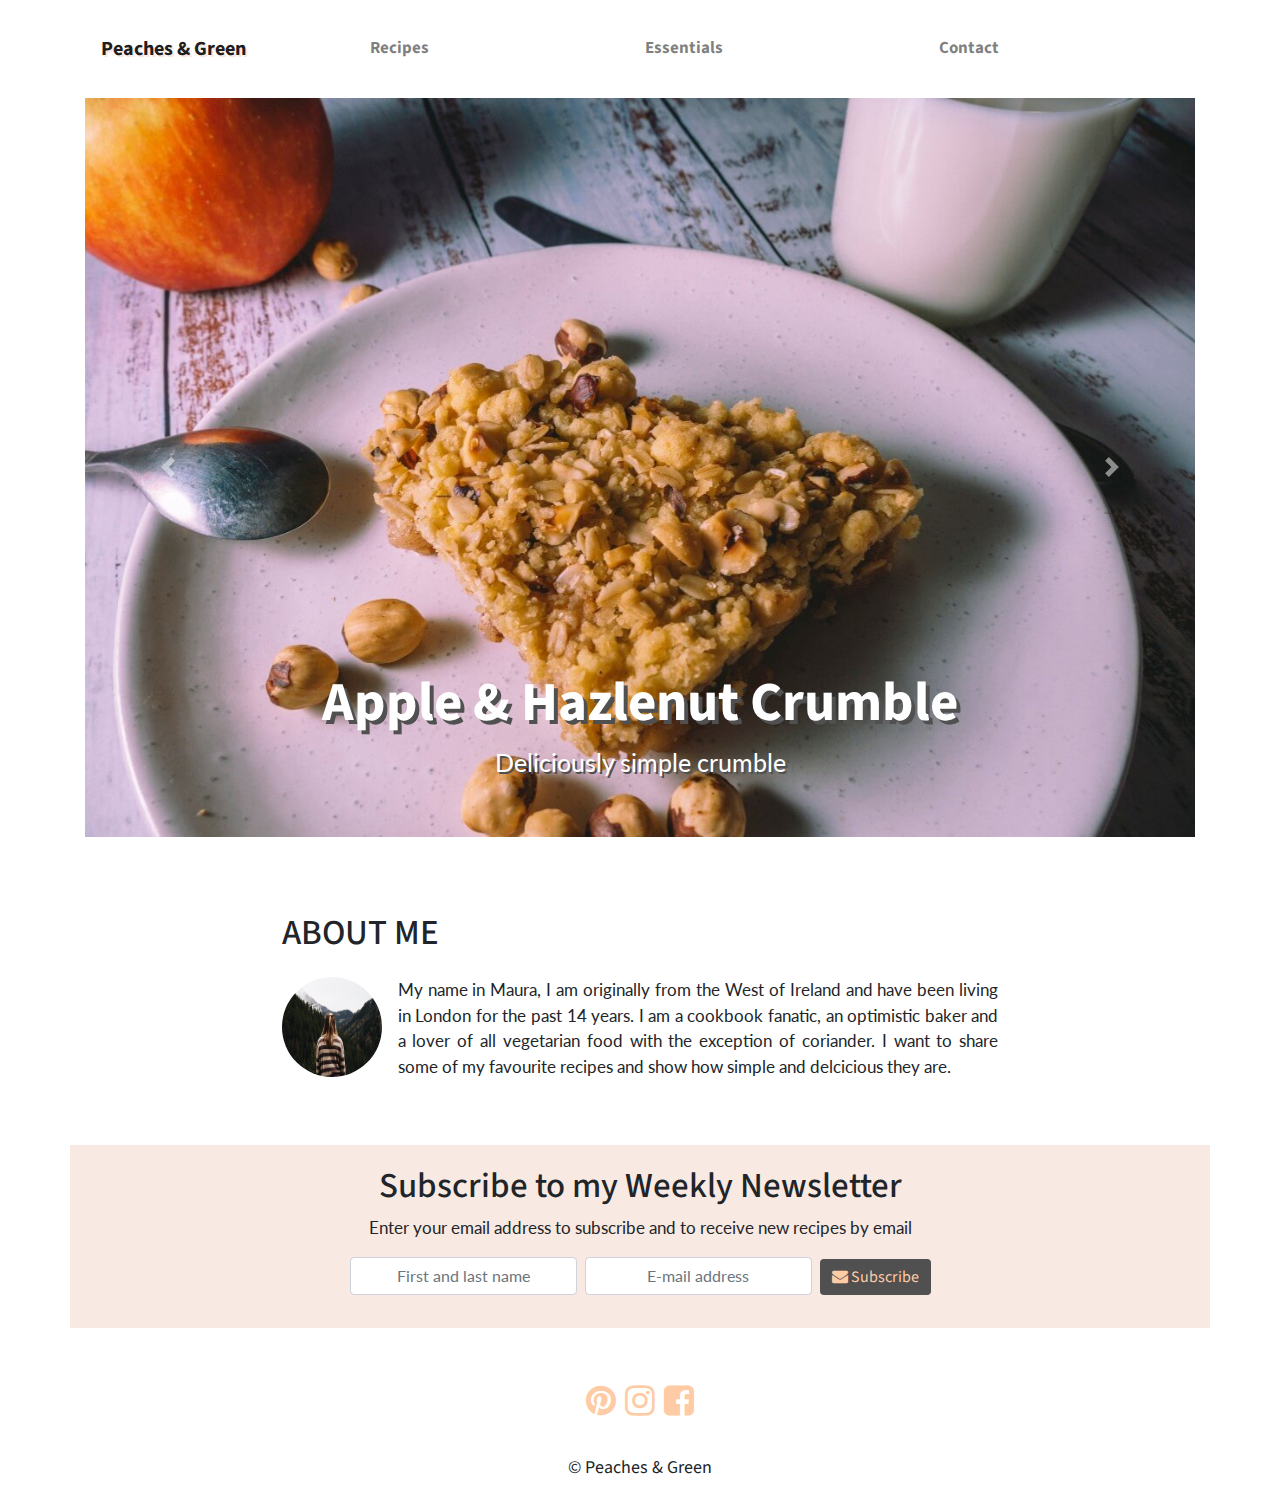
<file: index.html>
<!DOCTYPE html>
<html lang="en">
<head>
    <meta charset="UTF-8">
    <meta name="viewport" content="width=device-width, initial-scale=1.0">
    <meta http-equiv="X-UA-Compatible" content="ie=edge">
    <!--Bootstrap CSS https://getbootstrap.com/docs/4.4/getting-started/introduction/-->
    <link rel="stylesheet" href="https://stackpath.bootstrapcdn.com/bootstrap/4.3.1/css/bootstrap.min.css"
        integrity="sha384-ggOyR0iXCbMQv3Xipma34MD+dH/1fQ784/j6cY/iJTQUOhcWr7x9JvoRxT2MZw1T" crossorigin="anonymous">
    <link rel="preconnect" href="https://fonts.gstatic.com">
    <link rel="stylesheet" href="https://stackpath.bootstrapcdn.com/font-awesome/4.7.0/css/font-awesome.min.css"
        integrity="sha384-wvfXpqpZZVQGK6TAh5PVlGOfQNHSoD2xbE+QkPxCAFlNEevoEH3Sl0sibVcOQVnN" crossorigin="anonymous">
    <link href="https://fonts.googleapis.com/css2?family=Lato&family=Source+Sans+Pro:wght@300&display=swap"
        rel="stylesheet">
    <link rel="stylesheet" href="assets/css/style.css">
    <title>Peaches & Green</title>
</head>
<body>
    <!--HEADER-->
    <section class="container container-header">
        <div class="row">
            <div class="col-md-12">
                <nav class="navbar navbar-expand-lg navbar-light">
                    <a class="navbar-brand" href="index.html">Peaches & Green</a>
                    <button class="navbar-toggler" type="button" data-toggle="collapse" data-target="#navbarNav"
                        aria-controls="navbarNav" aria-expanded="false" aria-label="Toggle navigation">
                        <span class="navbar-toggler-icon"></span>
                    </button>
                    <div class="collapse navbar-collapse" id="navbarNav">
                        <ul class="navbar-nav">
                            <li class="nav-item">
                                <a class="nav-link" href="recipes.html">Recipes <span
                                        class="sr-only">(current)</span></a>
                            </li>
                            <li class="nav-item">
                                <a class="nav-link" href="essentials.html">Essentials</a>
                            </li>
                            <li class="nav-item">
                                <a class="nav-link" href="contact.html">Contact</a>
                            </li>
                        </ul>
                    </div>
                </nav>
            </div>
        </div>
    </section>
    <!--CAROUSEL-->
    <section class="container carousel-container">
        <div class="row carousel-row">
            <div class="col-12">
                <div id="carouselExampleControls" class="carousel slide" data-ride="carousel">
                    <div class="carousel-inner">
                        <div class="carousel-item active"><a href="hazelnut.html">
                                <img class="d-block w-100" src="assets/images/crumble.jpg"
                                    alt="Apple Crumble First Slide">
                                <div class="carousel-caption d-md-block">
                                    <h5 class="carousel-title">Apple & Hazlenut Crumble</h5>
                                    <p class="carousel-desc">Deliciously simple crumble</p>
                                </div>
                            </a>
                        </div>
                        <div class="carousel-item"><a href="peach.html">
                                <img class="d-block w-100" src="assets/images/peachcobbler.jpg"
                                    alt=" Peach Cobbler Second slide">
                                <div class="carousel-caption d-md-block">
                                    <h5 class="carousel-title">Peach Cobbler</h5>
                                    <p class="carousel-desc">Crumble or Cobbler - Delicious whatever you call it</p>
                                </div>
                            </a>
                        </div>
                        <div class="carousel-item"><a href="tomato.html">
                                <img class="d-block w-100" src="assets/images/soup.jpg" alt="Tomato Soup Third slide">
                                <div class="carousel-caption d-md-block">
                                    <h5 class="carousel-title">Tomato Soup</h5>
                                    <p class="carousel-desc">Warm and delicious to keep you toasty</p>
                                </div>
                            </a>
                        </div>
                    </div>
                    <a class="carousel-control-prev" href="#carouselExampleControls" role="button" data-slide="prev">
                        <span class="carousel-control-prev-icon" aria-hidden="true"></span>
                        <span class="sr-only">Previous</span>
                    </a>
                    <a class="carousel-control-next" href="#carouselExampleControls" role="button" data-slide="next">
                        <span class="carousel-control-next-icon" aria-hidden="true"></span>
                        <span class="sr-only">Next</span>
                    </a>
                </div>
            </div>
        </div>
    </section>
    <!--ABOUT ME SECTION-->
    <!--Code within this section inspired by Code Institute Whiskey Drop Exercise-->
    <section class="container about-container">
        <section class="quotes">
            <div class="row">
                <div class="col-md-6 offset-md-2 page-header">
                    <h2 class=" text-uppercase about-title">About Me</h2>
                </div>
            </div>
            <div class="row">
                <div class="col-md-8 offset-md-2">
                    <div class="media">
                        <div class="d-none d-sm-block">
                            <img src="assets/images/woman.jpg" class="rounded-circle mr-3" height="100" width="100"
                                alt="photo of woman">
                        </div>
                        <div class="media-body">
                            <blockquote class="blockquote">
                                <p class="about-me">My name in Maura, I am originally from the West of Ireland and have
                                    been
                                    living
                                    in London for the past 14 years. I am a cookbook fanatic, an optimistic baker and
                                    a lover of all vegetarian food with the exception of coriander. I want to share
                                    some of my favourite recipes and show how simple and delcicious they are.
                                </p>
                            </blockquote>
                        </div>
                    </div>
                </div>
            </div>
        </section>
    </section>
    <!--SUBSCRIBE SECTION-->
    <section class="container subscribe-container">
        <div class="row justify-content-center">
            <div class="col-md-12 subscribe-title">
                <h2 class="subscribe-header">Subscribe to my Weekly Newsletter</h2>
            </div>
            <div class="col-md-12 subscribe-para">
                <p class="subscribe-text">Enter your email address to subscribe and to receive new recipes by email</p>
            </div>
            <form class="form-inline">
                <label class="sr-only" for="inlineFormInputName2">Name</label>
                <input type="text" class="form-control mb-2 mr-sm-2" id="inlineFormInputName2"
                    placeholder="First and last name" required>
                <label class="sr-only" for="inlineFormInputName2">Email</label>
                <input type="email" class="form-control mb-2 mr-sm-2" id="inlinesubscribe" placeholder="E-mail address"
                    required>
                <button type="submit" class="btn center-button btn-primary mb-2"> <i class="fa fa-envelope"></i>
                    Subscribe</button>
            </form>
        </div>
    </section>
    <!--FOOTER-->
    <!--Footer inspired by Love Running Project by [Code Institute](https://github.com/Code-Institute-Solutions/Love-Running-Solutions/tree/master/06_site_footer)-->
    <section class="container container-footer">
        <div class="row">
            <div class="col-md-8 offset-md-2">
                <footer>
                    <ul class="socials">
                        <li><a href="http://www.pinterest.com" target="_blank" class="fa fa-pinterest"></a></li>
                        <li><a href="http://www.instagram.com" target="_blank" class="fa fa-instagram"></a></li>
                        <li><a href="http://www.facebook.com" target="_blank" class="fa fa-facebook-square"></a></li>
                    </ul>
                    <p class="copyright">&#169; Peaches & Green</p>
                </footer>
            </div>
        </div>
    </section>
    <script src="https://code.jquery.com/jquery-3.3.1.slim.min.js"
        integrity="sha384-q8i/X+965DzO0rT7abK41JStQIAqVgRVzpbzo5smXKp4YfRvH+8abtTE1Pi6jizo"
        crossorigin="anonymous"></script>
    <script src="https://cdnjs.cloudflare.com/ajax/libs/popper.js/1.14.7/umd/popper.min.js"
        integrity="sha384-UO2eT0CpHqdSJQ6hJty5KVphtPhzWj9WO1clHTMGa3JDZwrnQq4sF86dIHNDz0W1"
        crossorigin="anonymous"></script>
    <script src="https://stackpath.bootstrapcdn.com/bootstrap/4.3.1/js/bootstrap.min.js"
        integrity="sha384-JjSmVgyd0p3pXB1rRibZUAYoIIy6OrQ6VrjIEaFf/nJGzIxFDsf4x0xIM+B07jRM"
        crossorigin="anonymous"></script>
</body>
</html>
</file>
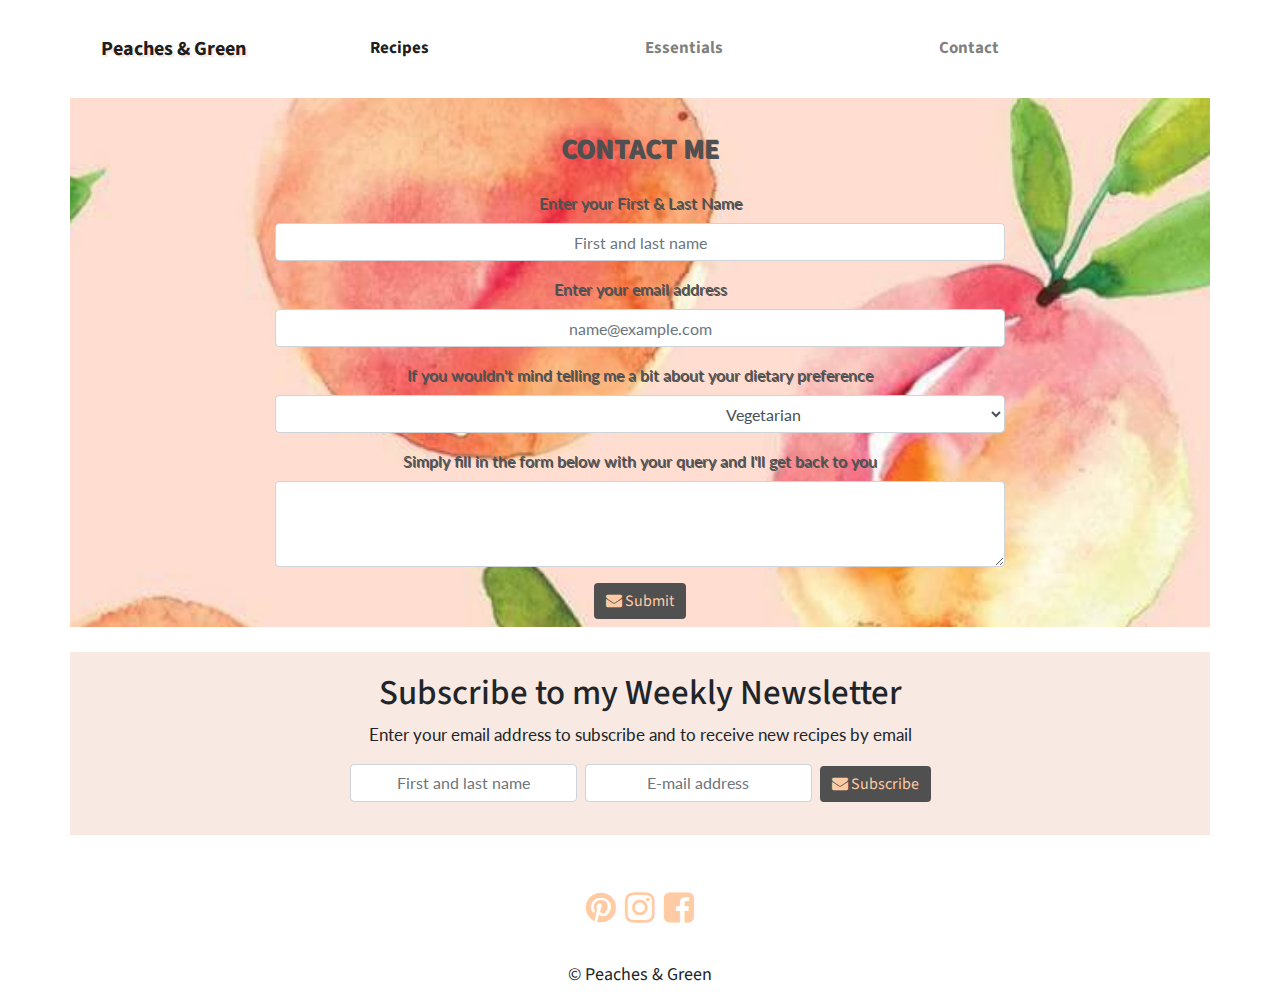
<file: contact.html>
<!DOCTYPE html>
<html lang="en">
<head>
    <meta charset="UTF-8">
    <meta name="viewport" content="width=device-width, initial-scale=1.0">
    <meta http-equiv="X-UA-Compatible" content="ie=edge">
    <!--Bootstrap CSS https://getbootstrap.com/docs/4.4/getting-started/introduction/-->
    <link rel="stylesheet" href="https://stackpath.bootstrapcdn.com/bootstrap/4.3.1/css/bootstrap.min.css"
        integrity="sha384-ggOyR0iXCbMQv3Xipma34MD+dH/1fQ784/j6cY/iJTQUOhcWr7x9JvoRxT2MZw1T" crossorigin="anonymous">
    <link rel="preconnect" href="https://fonts.gstatic.com">
    <link rel="stylesheet" href="https://stackpath.bootstrapcdn.com/font-awesome/4.7.0/css/font-awesome.min.css"
        integrity="sha384-wvfXpqpZZVQGK6TAh5PVlGOfQNHSoD2xbE+QkPxCAFlNEevoEH3Sl0sibVcOQVnN" crossorigin="anonymous">
    <link href="https://fonts.googleapis.com/css2?family=Lato&family=Source+Sans+Pro:wght@300&display=swap"
        rel="stylesheet">
    <link rel="stylesheet" href="assets/css/style.css">
    <title>Peaches & Green</title>
</head>
<body>
    <!--HEADER-->
    <section class="container container-header">
        <div class="row">
            <div class="col-md-12">
                <nav class="navbar navbar-expand-lg navbar-light">
                    <a class="navbar-brand" href="index.html">Peaches & Green</a>
                    <button class="navbar-toggler" type="button" data-toggle="collapse" data-target="#navbarNav"
                        aria-controls="navbarNav" aria-expanded="false" aria-label="Toggle navigation">
                        <span class="navbar-toggler-icon"></span>
                    </button>
                    <div class="collapse navbar-collapse" id="navbarNav">
                        <ul class="navbar-nav">
                            <li class="nav-item active">
                                <a class="nav-link" href="recipes.html">Recipes <span
                                        class="sr-only">(current)</span></a>
                            </li>
                            <li class="nav-item">
                                <a class="nav-link" href="essentials.html">Essentials</a>
                            </li>
                            <li class="nav-item">
                                <a class="nav-link" href="contact.html">Contact</a>
                            </li>
                        </ul>
                    </div>
                </nav>
            </div>
        </div>
    </section>
    <!--CONTACT FORM-->
    <section class="container container-contact-form">
        <div class="row">
            <h3 class="contact-me-title text-uppercase col-md-12">contact me</h3>
            <form class="contact-me col-md-8 offset-md-2">
                <div class="form-group">
                    <label for="nameinput">Enter your First & Last Name</label>
                    <input type="text" class="form-control" id="nameinput" placeholder="First and last name" required>
                </div>
                <div class="form-group">
                    <label for="emailinput">Enter your email address</label>
                    <input type="email" class="form-control" id="emailinput" placeholder="name@example.com" required>
                </div>
                <div class="form-group">
                    <label for="dietinput">If you wouldn't mind telling me a bit about your dietary preference</label>
                    <select class="form-control" id="dietinput">
                        <option>Vegetarian</option>
                        <option>Vegan</option>
                        <option>Carnivore</option>
                        <option>Pescatarian</option>
                        <option>Other</option>
                    </select>
                </div>
                <div class="form-group">
                    <label for="exampleFormControlTextarea1">Simply fill in the form below with your query and I'll get
                        back
                        to you</label>
                    <textarea class="form-control" id="exampleFormControlTextarea1" rows="3" required></textarea>
                </div>
                <div class="submit-button">
                    <button type="submit" class="btn btn-primary mb-2"> <i class="fa fa-envelope"></i> Submit</button>
                </div>
            </form>
        </div>
    </section>
    <!--SUBSCRIBE SECTION-->
    <section class="container subscribe-container">
        <div class="row justify-content-center">
            <div class="col-md-12 subscribe-title">
                <h2 class="subscribe-header">Subscribe to my Weekly Newsletter</h2>
            </div>
            <div class="col-md-12 subscribe-para">
                <p class="subscribe-text">Enter your email address to subscribe and to receive new recipes by email</p>
            </div>
            <form class="form-inline">
                <label class="sr-only" for="inlineFormInputName2">Name</label>
                <input type="text" class="form-control mb-2 mr-sm-2" id="inlineFormInputName2"
                    placeholder="First and last name" required>
                <label class="sr-only" for="inlineFormInputName2">Email</label>
                <input type="email" class="form-control mb-2 mr-sm-2" id="inlinesubscribe" placeholder="E-mail address"
                    required>
                <button type="submit" class="btn center-button btn-primary mb-2"> <i class="fa fa-envelope"></i>
                    Subscribe</button>
            </form>
        </div>
    </section>
    <!--FOOTER-->
    <!--Footer inspired by Love Running Project by [Code Institute](https://github.com/Code-Institute-Solutions/Love-Running-Solutions/tree/master/06_site_footer)-->
    <section class="container container-footer">
        <div class="row">
            <div class="col-md-8 offset-md-2">
                <footer>
                    <ul class="socials">
                        <li><a href="http://www.pinterest.com" target="_blank" class="fa fa-pinterest"></a></li>
                        <li><a href="http://www.instagram.com" target="_blank" class="fa fa-instagram"></a></li>
                        <li><a href="http://www.facebook.com" target="_blank" class="fa fa-facebook-square"></a></li>
                    </ul>
                      <p class="copyright">&#169; Peaches & Green</p>
                </footer>
            </div>
        </div>
    </section>
    <script src="https://code.jquery.com/jquery-3.3.1.slim.min.js"
        integrity="sha384-q8i/X+965DzO0rT7abK41JStQIAqVgRVzpbzo5smXKp4YfRvH+8abtTE1Pi6jizo"
        crossorigin="anonymous"></script>
    <script src="https://cdnjs.cloudflare.com/ajax/libs/popper.js/1.14.7/umd/popper.min.js"
        integrity="sha384-UO2eT0CpHqdSJQ6hJty5KVphtPhzWj9WO1clHTMGa3JDZwrnQq4sF86dIHNDz0W1"
        crossorigin="anonymous"></script>
    <script src="https://stackpath.bootstrapcdn.com/bootstrap/4.3.1/js/bootstrap.min.js"
        integrity="sha384-JjSmVgyd0p3pXB1rRibZUAYoIIy6OrQ6VrjIEaFf/nJGzIxFDsf4x0xIM+B07jRM"
        crossorigin="anonymous"></script>
</body>
</html>
</file>
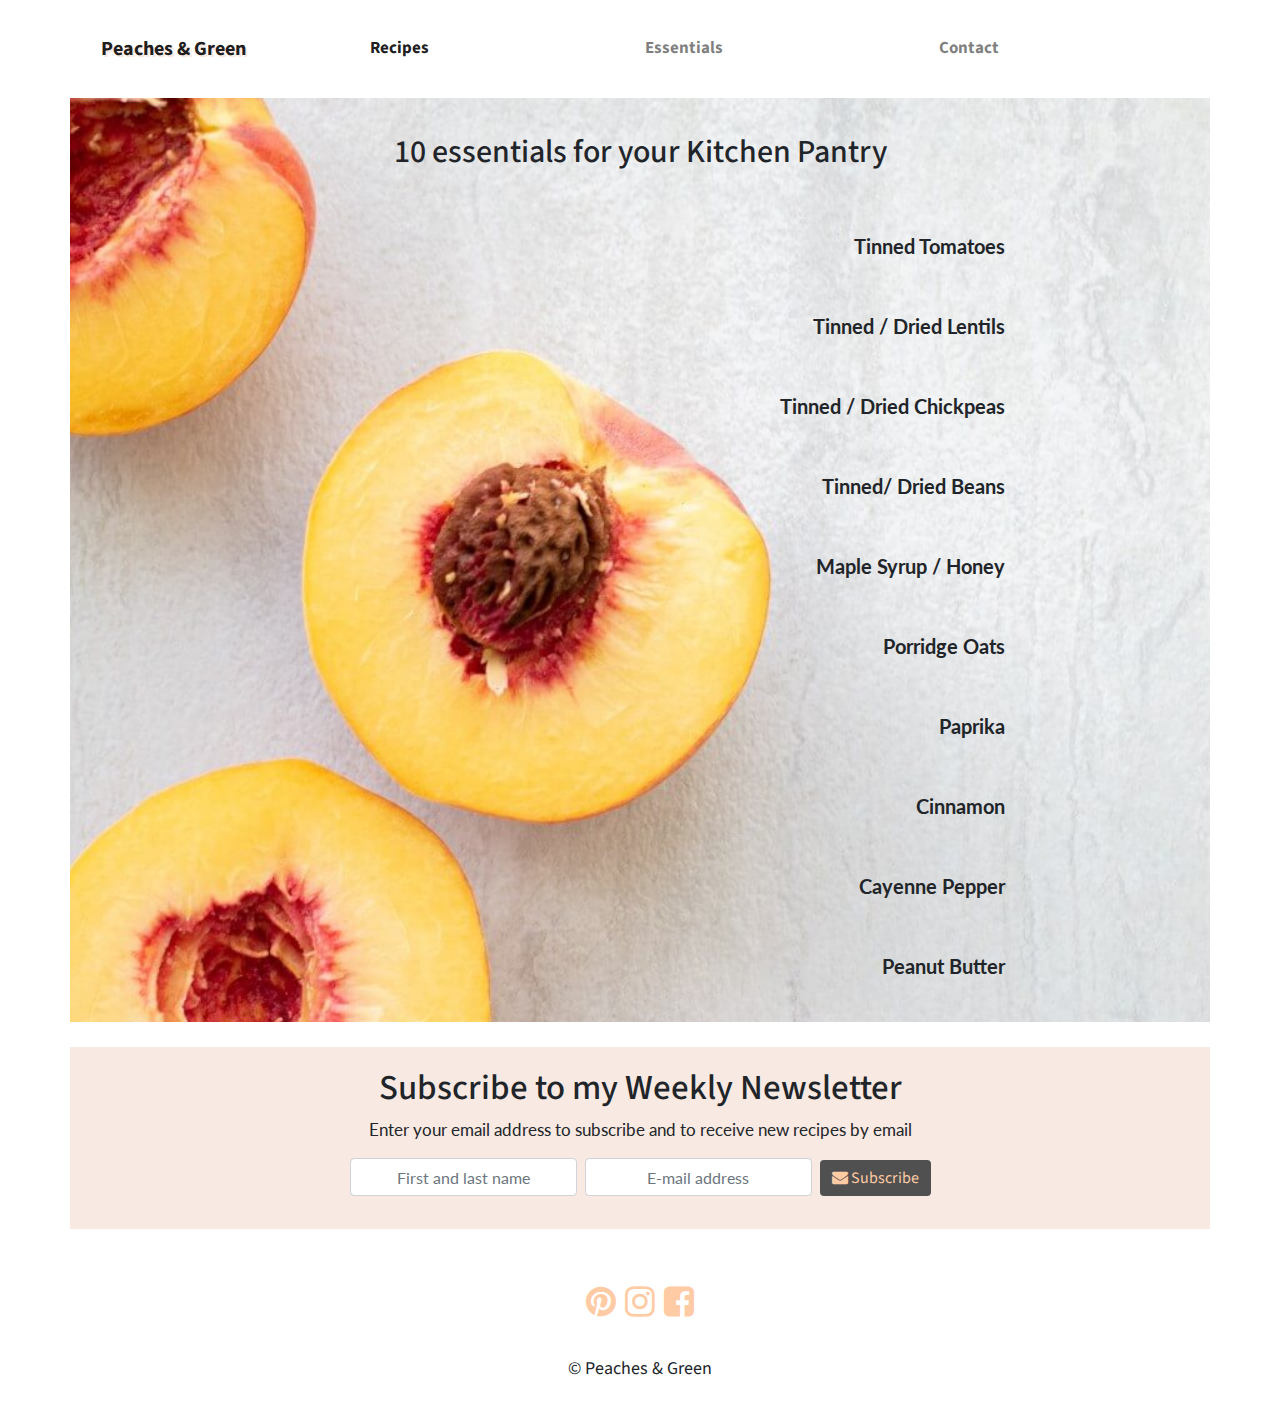
<file: essentials.html>
<!DOCTYPE html>
<html lang="en">
<head>
    <meta charset="UTF-8">
    <meta name="viewport" content="width=device-width, initial-scale=1.0">
    <meta http-equiv="X-UA-Compatible" content="ie=edge">
    <!--Bootstrap CSS https://getbootstrap.com/docs/4.4/getting-started/introduction/-->
    <link rel="stylesheet" href="https://stackpath.bootstrapcdn.com/bootstrap/4.3.1/css/bootstrap.min.css"
        integrity="sha384-ggOyR0iXCbMQv3Xipma34MD+dH/1fQ784/j6cY/iJTQUOhcWr7x9JvoRxT2MZw1T" crossorigin="anonymous">
    <link rel="preconnect" href="https://fonts.gstatic.com">
    <link rel="stylesheet" href="https://stackpath.bootstrapcdn.com/font-awesome/4.7.0/css/font-awesome.min.css"
        integrity="sha384-wvfXpqpZZVQGK6TAh5PVlGOfQNHSoD2xbE+QkPxCAFlNEevoEH3Sl0sibVcOQVnN" crossorigin="anonymous">
    <link href="https://fonts.googleapis.com/css2?family=Lato&family=Source+Sans+Pro:wght@300&display=swap"
        rel="stylesheet">
    <link rel="stylesheet" href="assets/css/style.css">
    <title>Peaches & Green</title>
</head>
<body>
    <!--HEADER-->
    <section class="container container-header">
        <div class="row">
            <div class="col-md-12">
                <nav class="navbar navbar-expand-lg navbar-light">
                    <a class="navbar-brand" href="index.html">Peaches & Green</a>
                    <button class="navbar-toggler" type="button" data-toggle="collapse" data-target="#navbarNav"
                        aria-controls="navbarNav" aria-expanded="false" aria-label="Toggle navigation">
                        <span class="navbar-toggler-icon"></span>
                    </button>
                    <div class="collapse navbar-collapse" id="navbarNav">
                        <ul class="navbar-nav">
                            <li class="nav-item active">
                                <a class="nav-link" href="recipes.html">Recipes <span
                                        class="sr-only">(current)</span></a>
                            </li>
                            <li class="nav-item">
                                <a class="nav-link" href="essentials.html">Essentials</a>
                            </li>
                            <li class="nav-item">
                                <a class="nav-link" href="contact.html">Contact</a>
                            </li>
                        </ul>
                    </div>
                </nav>
            </div>
        </div>
    </section>
    <!--PANTRY ESSENTIALS-->
    <section class="container container-pantry">
        <div class="row">
            <h2 class="pantry-ess col-md-12">10 essentials for your Kitchen Pantry</h2>
            <ul class="pantry-list col-md-8 offset-md-2">
                <li class="pantry-item">Tinned Tomatoes</li>
                <li class="pantry-item">Tinned / Dried Lentils</li>
                <li class="pantry-item">Tinned / Dried Chickpeas</li>
                <li class="pantry-item">Tinned/ Dried Beans</li>
                <li class="pantry-item">Maple Syrup / Honey</li>
                <li class="pantry-item">Porridge Oats</li>
                <li class="pantry-item">Paprika</li>
                <li class="pantry-item">Cinnamon</li>
                <li class="pantry-item">Cayenne Pepper</li>
                <li class="pantry-item">Peanut Butter</li>
            </ul>
        </div>
    </section>
    <!--SUBSCRIBE SECTION-->
    <section class="container subscribe-container">
        <div class="row justify-content-center">
            <div class="col-md-12 subscribe-title">
                <h2 class="subscribe-header">Subscribe to my Weekly Newsletter</h2>
            </div>
            <div class="col-md-12 subscribe-para">
                <p class="subscribe-text">Enter your email address to subscribe and to receive new recipes by email</p>
            </div>
            <form class="form-inline">
                <label class="sr-only" for="inlineFormInputName2">Name</label>
                <input type="text" class="form-control mb-2 mr-sm-2" id="inlineFormInputName2"
                    placeholder="First and last name" required>
                <label class="sr-only" for="inlineFormInputName2">Email</label>
                <input type="email" class="form-control mb-2 mr-sm-2" id="inlinesubscribe" placeholder="E-mail address"
                    required>
                <button type="submit" class="btn center-button btn-primary mb-2"> <i class="fa fa-envelope"></i>
                    Subscribe</button>
            </form>
        </div>
    </section>
    <!--FOOTER-->
    <!--Footer inspired by Love Running Project by [Code Institute](https://github.com/Code-Institute-Solutions/Love-Running-Solutions/tree/master/06_site_footer)-->
    <section class="container container-footer">
        <div class="row">
            <div class="col-md-8 offset-md-2">
                <footer>
                    <ul class="socials">
                        <li><a href="http://www.pinterest.com" target="_blank" class="fa fa-pinterest"></a></li>
                        <li><a href="http://www.instagram.com" target="_blank" class="fa fa-instagram"></a></li>
                        <li><a href="http://www.facebook.com" target="_blank" class="fa fa-facebook-square"></a></li>
                    </ul>
                      <p class="copyright">&#169; Peaches & Green</p>
                </footer>
            </div>
        </div>
    </section>
    <script src="https://code.jquery.com/jquery-3.3.1.slim.min.js"
        integrity="sha384-q8i/X+965DzO0rT7abK41JStQIAqVgRVzpbzo5smXKp4YfRvH+8abtTE1Pi6jizo"
        crossorigin="anonymous"></script>
    <script src="https://cdnjs.cloudflare.com/ajax/libs/popper.js/1.14.7/umd/popper.min.js"
        integrity="sha384-UO2eT0CpHqdSJQ6hJty5KVphtPhzWj9WO1clHTMGa3JDZwrnQq4sF86dIHNDz0W1"
        crossorigin="anonymous"></script>
    <script src="https://stackpath.bootstrapcdn.com/bootstrap/4.3.1/js/bootstrap.min.js"
        integrity="sha384-JjSmVgyd0p3pXB1rRibZUAYoIIy6OrQ6VrjIEaFf/nJGzIxFDsf4x0xIM+B07jRM"
        crossorigin="anonymous"></script>
</body>
</html>
</file>
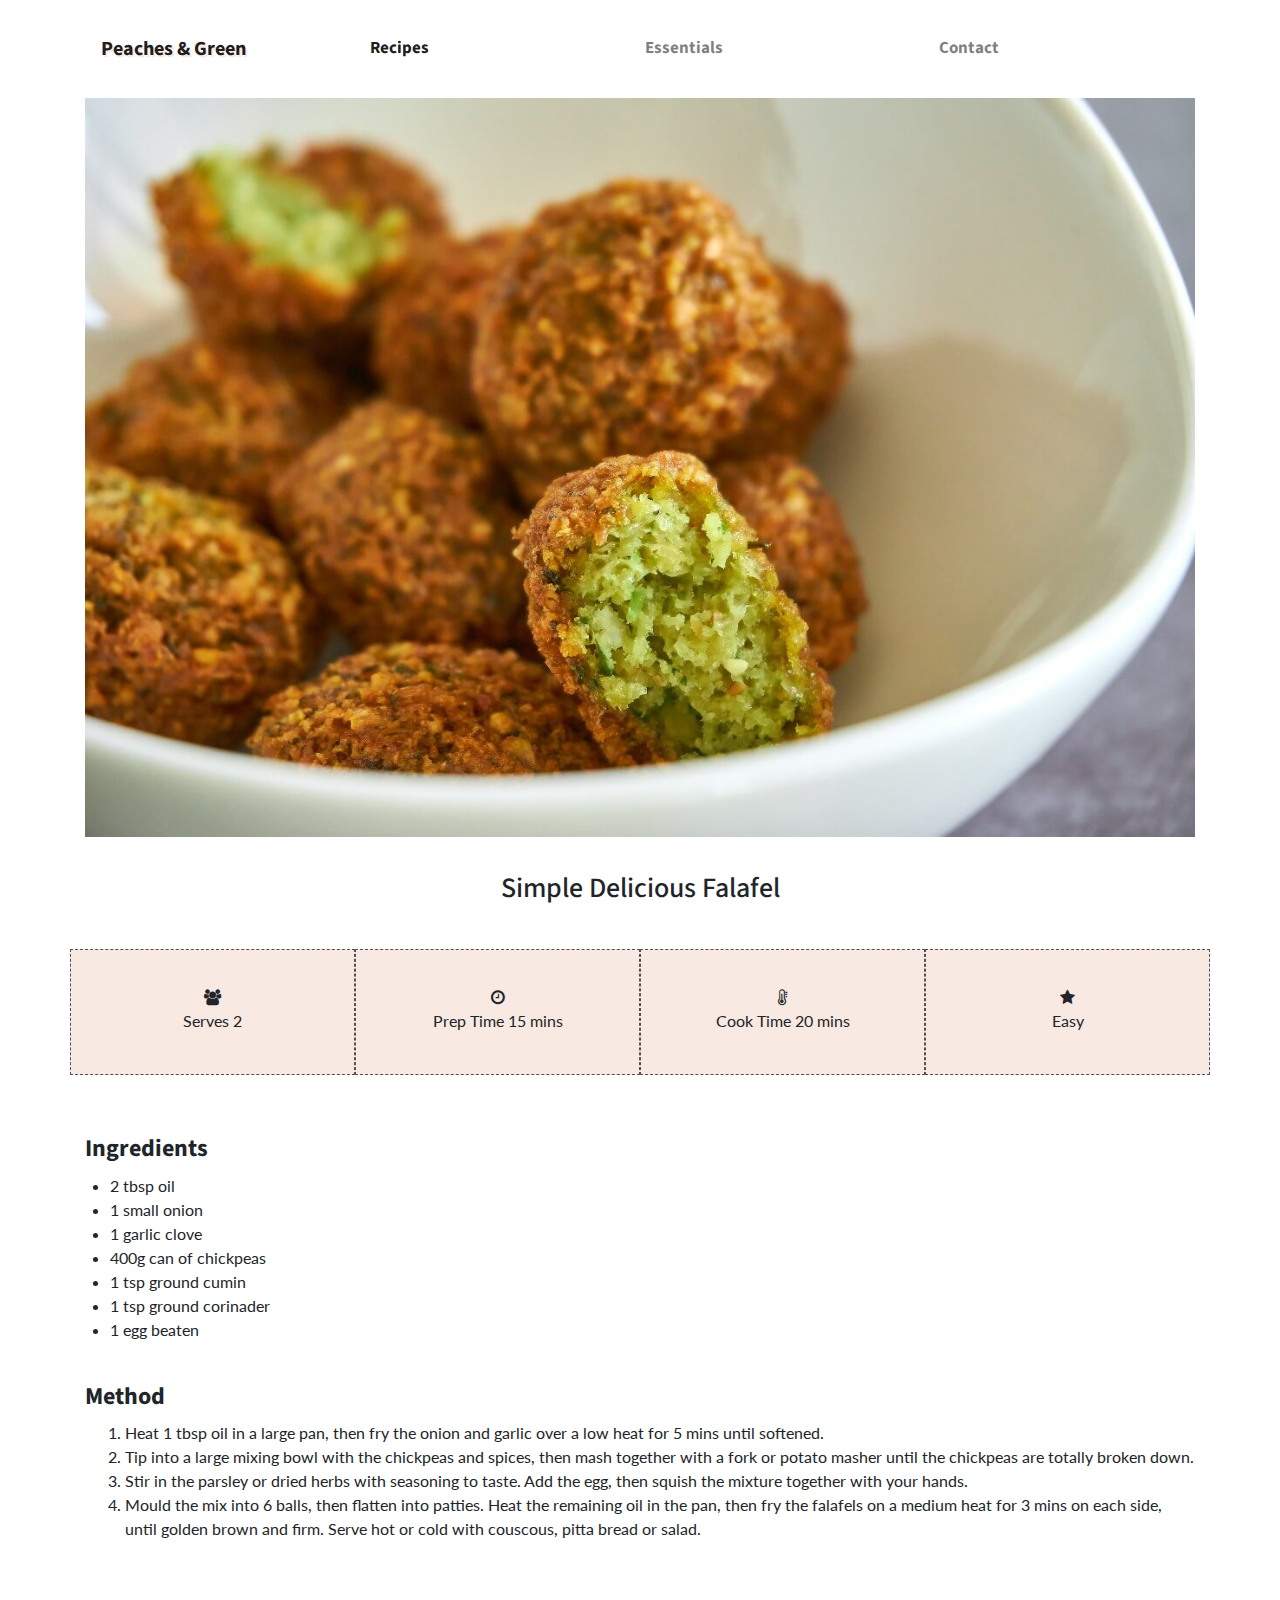
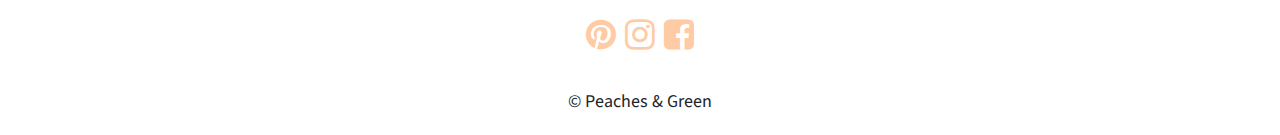
<file: falafel.html>
<!DOCTYPE html>
<html lang="en">
<head>
    <meta charset="UTF-8">
    <meta name="viewport" content="width=device-width, initial-scale=1.0">
    <meta http-equiv="X-UA-Compatible" content="ie=edge">
    <!--Bootstrap CSS https://getbootstrap.com/docs/4.4/getting-started/introduction/-->
    <link rel="stylesheet" href="https://stackpath.bootstrapcdn.com/bootstrap/4.3.1/css/bootstrap.min.css"
        integrity="sha384-ggOyR0iXCbMQv3Xipma34MD+dH/1fQ784/j6cY/iJTQUOhcWr7x9JvoRxT2MZw1T" crossorigin="anonymous">
    <link rel="preconnect" href="https://fonts.gstatic.com">
    <link rel="stylesheet" href="https://stackpath.bootstrapcdn.com/font-awesome/4.7.0/css/font-awesome.min.css"
        integrity="sha384-wvfXpqpZZVQGK6TAh5PVlGOfQNHSoD2xbE+QkPxCAFlNEevoEH3Sl0sibVcOQVnN" crossorigin="anonymous">
    <link href="https://fonts.googleapis.com/css2?family=Lato&family=Source+Sans+Pro:wght@300&display=swap"
        rel="stylesheet">
    <link rel="stylesheet" href="assets/css/style.css">
    <title>Peaches & Green</title>
</head>
<body>
    <!--HEADER-->
    <section class="container container-header">
        <div class="row">
            <div class="col-md-12">
                <nav class="navbar navbar-expand-lg navbar-light">
                    <a class="navbar-brand" href="index.html">Peaches & Green</a>
                    <button class="navbar-toggler" type="button" data-toggle="collapse" data-target="#navbarNav"
                        aria-controls="navbarNav" aria-expanded="false" aria-label="Toggle navigation">
                        <span class="navbar-toggler-icon"></span>
                    </button>
                    <div class="collapse navbar-collapse" id="navbarNav">
                        <ul class="navbar-nav">
                            <li class="nav-item active">
                                <a class="nav-link" href="recipes.html">Recipes <span
                                        class="sr-only">(current)</span></a>
                            </li>
                            <li class="nav-item">
                                <a class="nav-link" href="essentials.html">Essentials</a>
                            </li>
                            <li class="nav-item">
                                <a class="nav-link" href="contact.html">Contact</a>
                            </li>
                        </ul>
                    </div>
                </nav>
            </div>
        </div>
    </section>
    <!--RECIPE-->
    <section class="container recipe-pic-container">
        <div class="row">
            <div class="col-md-12">
                <img src="assets/images/falafel.jpg" class="img-fluid" alt="Falafel">
            </div>
        </div>
    </section>
    <section class="container recipe-title-container">
        <div class="row">
            <div class="col-md-12">
                <h3 class="recipe-titles">Simple Delicious Falafel</h3>
            </div>
        </div>
    </section>
    <section class="container recipe-info-container">
        <div class="row">
            <div class="col serving-col">
                <i class="fa fa-users" aria-hidden="true"></i>
                <p class="serves">Serves 2</p>
            </div>
            <div class="col serving-col">
                <i class="fa fa-clock-o" aria-hidden="true"></i>
                <p class="serves">Prep Time 15 mins</p>
            </div>
            <div class="col serving-col">
                <i class="fa fa-thermometer-three-quarters" aria-hidden="true"></i>
                <p class="serves">Cook Time 20 mins </p>
            </div>
            <div class="col serving-col">
                <i class="fa fa-star" aria-hidden="true"></i>
                <p class="serves">Easy</p>
            </div>
        </div>
    </section>
    <section class="container recipe-ingredients-container">
        <div class="row">
            <div class="col-md-12">
                <h4 class="recipes-headings">Ingredients</h4>
            </div>
            <ul class="ingredients-list">
                <li>2 tbsp oil</li>
                <li>1 small onion</li>
                <li>1 garlic clove</li>
                <li>400g can of chickpeas </li>
                <li>1 tsp ground cumin</li>
                <li>1 tsp ground corinader</li>
                <li>1 egg beaten</li>
            </ul>
        </div>
    </section>
    <section class="container recipe-method-container">
        <div class="row">
            <div class="col-md-12">
                <h4 class="recipes-headings">Method</h4>
                <ol class="method-list">
                    <li>Heat 1 tbsp oil in a large pan, then fry the onion and garlic over a low heat for 5 mins until
                        softened.</li>
                    <li>Tip into a large mixing bowl with the chickpeas and spices, then mash together with a
                        fork or potato masher until the chickpeas are totally broken down.</li>
                    <li>Stir in the parsley or dried
                        herbs with seasoning to taste. Add the egg, then squish the mixture together with your hands.
                    </li>
                    <li>Mould the mix into 6 balls, then flatten into patties. Heat the remaining oil in the pan, then
                        fry the falafels on a medium heat for 3 mins on each side, until golden brown and firm. Serve
                        hot or cold with couscous, pitta bread or salad.</li>
                </ol>
            </div>
        </div>
    </section>
    <!--FOOTER-->
    <!--Footer inspired by Love Running Project by [Code Institute](https://github.com/Code-Institute-Solutions/Love-Running-Solutions/tree/master/06_site_footer)-->
    <section class="container container-footer">
        <div class="row">
            <div class="col-md-8 offset-md-2">
                <footer>
                    <ul class="socials">
                        <li><a href="http://www.pinterest.com" target="_blank" class="fa fa-pinterest"></a></li>
                        <li><a href="http://www.instagram.com" target="_blank" class="fa fa-instagram"></a></li>
                        <li><a href="http://www.facebook.com" target="_blank" class="fa fa-facebook-square"></a></li>
                    </ul>
                      <p class="copyright">&#169; Peaches & Green</p>
                </footer>
            </div>
        </div>
    </section>
    <script src="https://code.jquery.com/jquery-3.3.1.slim.min.js"
        integrity="sha384-q8i/X+965DzO0rT7abK41JStQIAqVgRVzpbzo5smXKp4YfRvH+8abtTE1Pi6jizo"
        crossorigin="anonymous"></script>
    <script src="https://cdnjs.cloudflare.com/ajax/libs/popper.js/1.14.7/umd/popper.min.js"
        integrity="sha384-UO2eT0CpHqdSJQ6hJty5KVphtPhzWj9WO1clHTMGa3JDZwrnQq4sF86dIHNDz0W1"
        crossorigin="anonymous"></script>
    <script src="https://stackpath.bootstrapcdn.com/bootstrap/4.3.1/js/bootstrap.min.js"
        integrity="sha384-JjSmVgyd0p3pXB1rRibZUAYoIIy6OrQ6VrjIEaFf/nJGzIxFDsf4x0xIM+B07jRM"
        crossorigin="anonymous"></script>
</body>
</html>
</file>
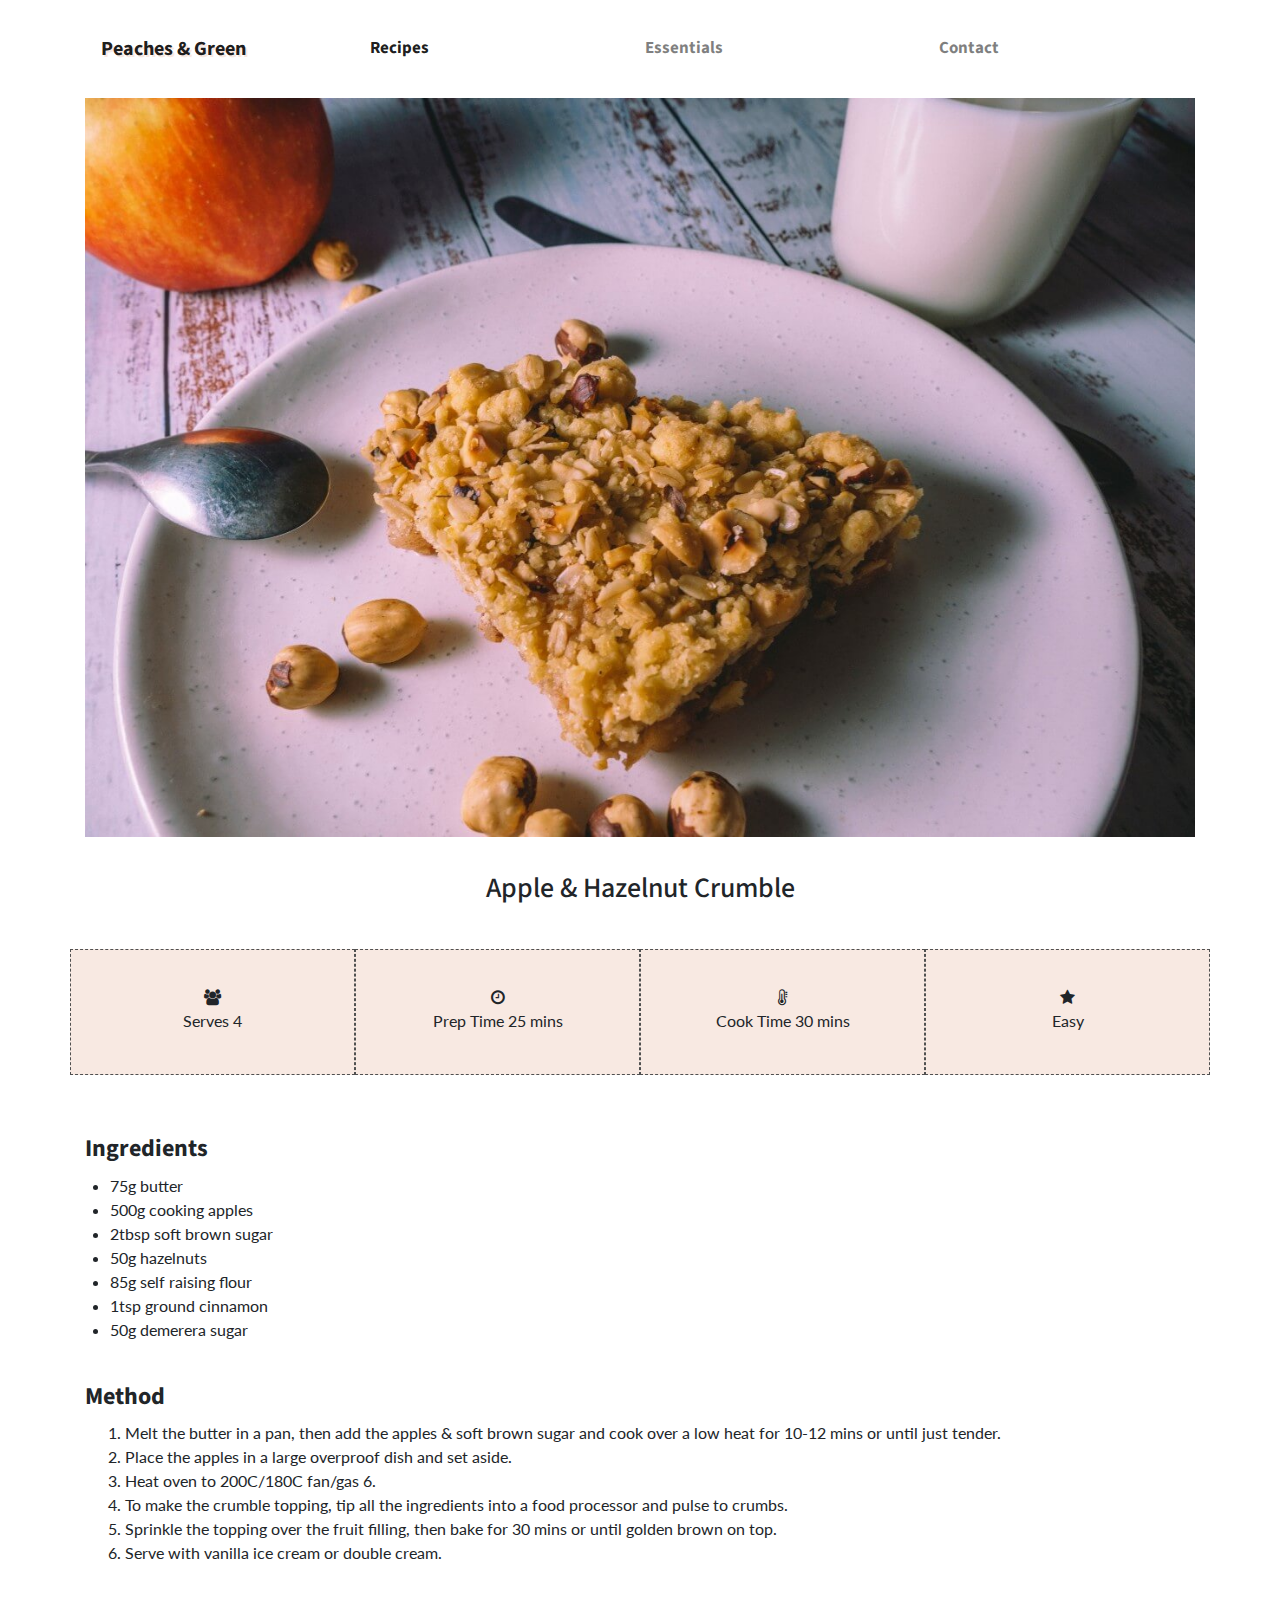
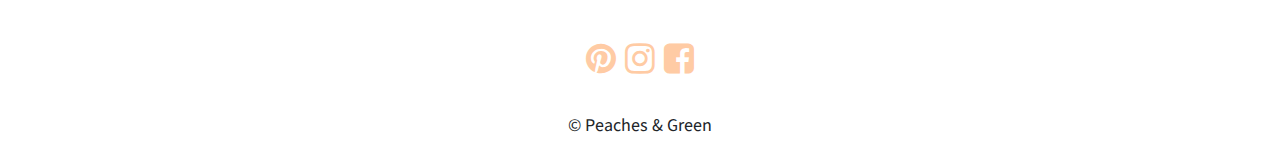
<file: hazelnut.html>
<!DOCTYPE html>
<html lang="en">
<head>
    <meta charset="UTF-8">
    <meta name="viewport" content="width=device-width, initial-scale=1.0">
    <meta http-equiv="X-UA-Compatible" content="ie=edge">
    <!--Bootstrap CSS https://getbootstrap.com/docs/4.4/getting-started/introduction/-->
    <link rel="stylesheet" href="https://stackpath.bootstrapcdn.com/bootstrap/4.3.1/css/bootstrap.min.css" integrity="sha384-ggOyR0iXCbMQv3Xipma34MD+dH/1fQ784/j6cY/iJTQUOhcWr7x9JvoRxT2MZw1T" crossorigin="anonymous">
    <link rel="preconnect" href="https://fonts.gstatic.com">
    <link rel="stylesheet" href="https://stackpath.bootstrapcdn.com/font-awesome/4.7.0/css/font-awesome.min.css" integrity="sha384-wvfXpqpZZVQGK6TAh5PVlGOfQNHSoD2xbE+QkPxCAFlNEevoEH3Sl0sibVcOQVnN" crossorigin="anonymous">
    <link href="https://fonts.googleapis.com/css2?family=Lato&family=Source+Sans+Pro:wght@300&display=swap" rel="stylesheet"> 
    <link rel="stylesheet" href="assets/css/style.css">
    <title>Peaches & Green</title>
</head>
<body>
    <!--HEADER-->
    <section class="container container-header">
        <div class="row">
            <div class="col-md-12">
                <nav class="navbar navbar-expand-lg navbar-light">
                    <a class="navbar-brand" href="index.html">Peaches & Green</a>
                    <button class="navbar-toggler" type="button" data-toggle="collapse" data-target="#navbarNav"
                        aria-controls="navbarNav" aria-expanded="false" aria-label="Toggle navigation">
                        <span class="navbar-toggler-icon"></span>
                    </button>
                    <div class="collapse navbar-collapse" id="navbarNav">
                        <ul class="navbar-nav">
                            <li class="nav-item active">
                                <a class="nav-link" href="recipes.html">Recipes <span class="sr-only">(current)</span></a>
                            </li>
                            <li class="nav-item">
                                <a class="nav-link" href="essentials.html">Essentials</a>
                            </li>
                            <li class="nav-item">
                                <a class="nav-link" href="contact.html">Contact</a>
                            </li>
                        </ul>
                    </div>
                </nav>
            </div>
        </div>
    </section>
    <!--RECIPE-->
    <section class="container recipe-pic-container">
        <div class="row">
            <div class="col-md-12">
                <img src="assets/images/crumble.jpg" class="img-fluid" alt="Apple & Hazelnut Cruble">
            </div>
        </div>
    </section>
    <section class="container recipe-title-container">
        <div class="row">
            <div class="col-md-12">
                <h3 class="recipe-titles">Apple & Hazelnut Crumble</h3>
            </div>
        </div>
    </section>
    <section class="container recipe-info-container">
        <div class="row">
            <div class="col serving-col">
                <i class="fa fa-users" aria-hidden="true"></i>
                <p class="serves">Serves 4</p>
            </div>
            <div class="col serving-col">
                <i class="fa fa-clock-o" aria-hidden="true"></i>
                <p class="serves">Prep Time 25 mins</p>
            </div>
            <div class="col serving-col">
                <i class="fa fa-thermometer-three-quarters" aria-hidden="true"></i>
                <p class="serves">Cook Time 30 mins </p>
            </div>
            <div class="col serving-col">
                <i class="fa fa-star" aria-hidden="true"></i>
                <p class="serves">Easy</p>
            </div>
        </div>
    </section>
    <section class="container recipe-ingredients-container">
        <div class="row">
            <div class="col-md-12">
                <h4 class="recipes-headings">Ingredients</h4>
            </div>
            <ul class="ingredients-list">
                <li>75g butter</li>
                <li>500g cooking apples</li>
                <li>2tbsp soft brown sugar</li>
                <li>50g hazelnuts</li>
                <li>85g self raising flour</li>
                <li>1tsp ground cinnamon</li>
                <li>50g demerera sugar</li>
            </ul>
        </div>
    </section>
    <section class="container recipe-method-container">
        <div class="row">
            <div class="col-md-12">
                <h4 class="recipes-headings">Method</h4>
                <ol class="method-list">
                    <li>Melt the butter in a pan, then add the apples & soft brown sugar and cook over a low heat for 10-12
                        mins or until just tender.</li>
                    <li> Place the apples in a large overproof dish and set aside.</li>
                    <li>Heat oven to 200C/180C fan/gas 6.</li>
                    <li>To make the crumble topping, tip all the ingredients into a food processor and pulse to crumbs.
                    </li>
                    <li>Sprinkle the topping over the fruit filling, then bake for 30 mins or until golden brown on top.
                    </li>
                    <li>Serve with vanilla ice cream or double cream.</li>
                </ol>
            </div>
        </div>
    </section>
    <!--FOOTER-->
    <!--Footer inspired by Love Running Project by [Code Institute](https://github.com/Code-Institute-Solutions/Love-Running-Solutions/tree/master/06_site_footer)-->
    <section class="container container-footer">
        <div class="row">
            <div class="col-md-8 offset-md-2">
                <footer>
                    <ul class="socials">
                        <li><a href="http://www.pinterest.com" target="_blank" class="fa fa-pinterest"></a></li>
                        <li><a href="http://www.instagram.com" target="_blank" class="fa fa-instagram"></a></li>
                        <li><a href="http://www.facebook.com" target="_blank" class="fa fa-facebook-square"></a></li>
                    </ul>
                      <p class="copyright">&#169; Peaches & Green</p>
                </footer>
            </div>
        </div>
    </section>
    <script src="https://code.jquery.com/jquery-3.3.1.slim.min.js"
        integrity="sha384-q8i/X+965DzO0rT7abK41JStQIAqVgRVzpbzo5smXKp4YfRvH+8abtTE1Pi6jizo"
        crossorigin="anonymous"></script>
    <script src="https://cdnjs.cloudflare.com/ajax/libs/popper.js/1.14.7/umd/popper.min.js"
        integrity="sha384-UO2eT0CpHqdSJQ6hJty5KVphtPhzWj9WO1clHTMGa3JDZwrnQq4sF86dIHNDz0W1"
        crossorigin="anonymous"></script>
    <script src="https://stackpath.bootstrapcdn.com/bootstrap/4.3.1/js/bootstrap.min.js"
        integrity="sha384-JjSmVgyd0p3pXB1rRibZUAYoIIy6OrQ6VrjIEaFf/nJGzIxFDsf4x0xIM+B07jRM"
        crossorigin="anonymous"></script>
</body>
</html>
</file>
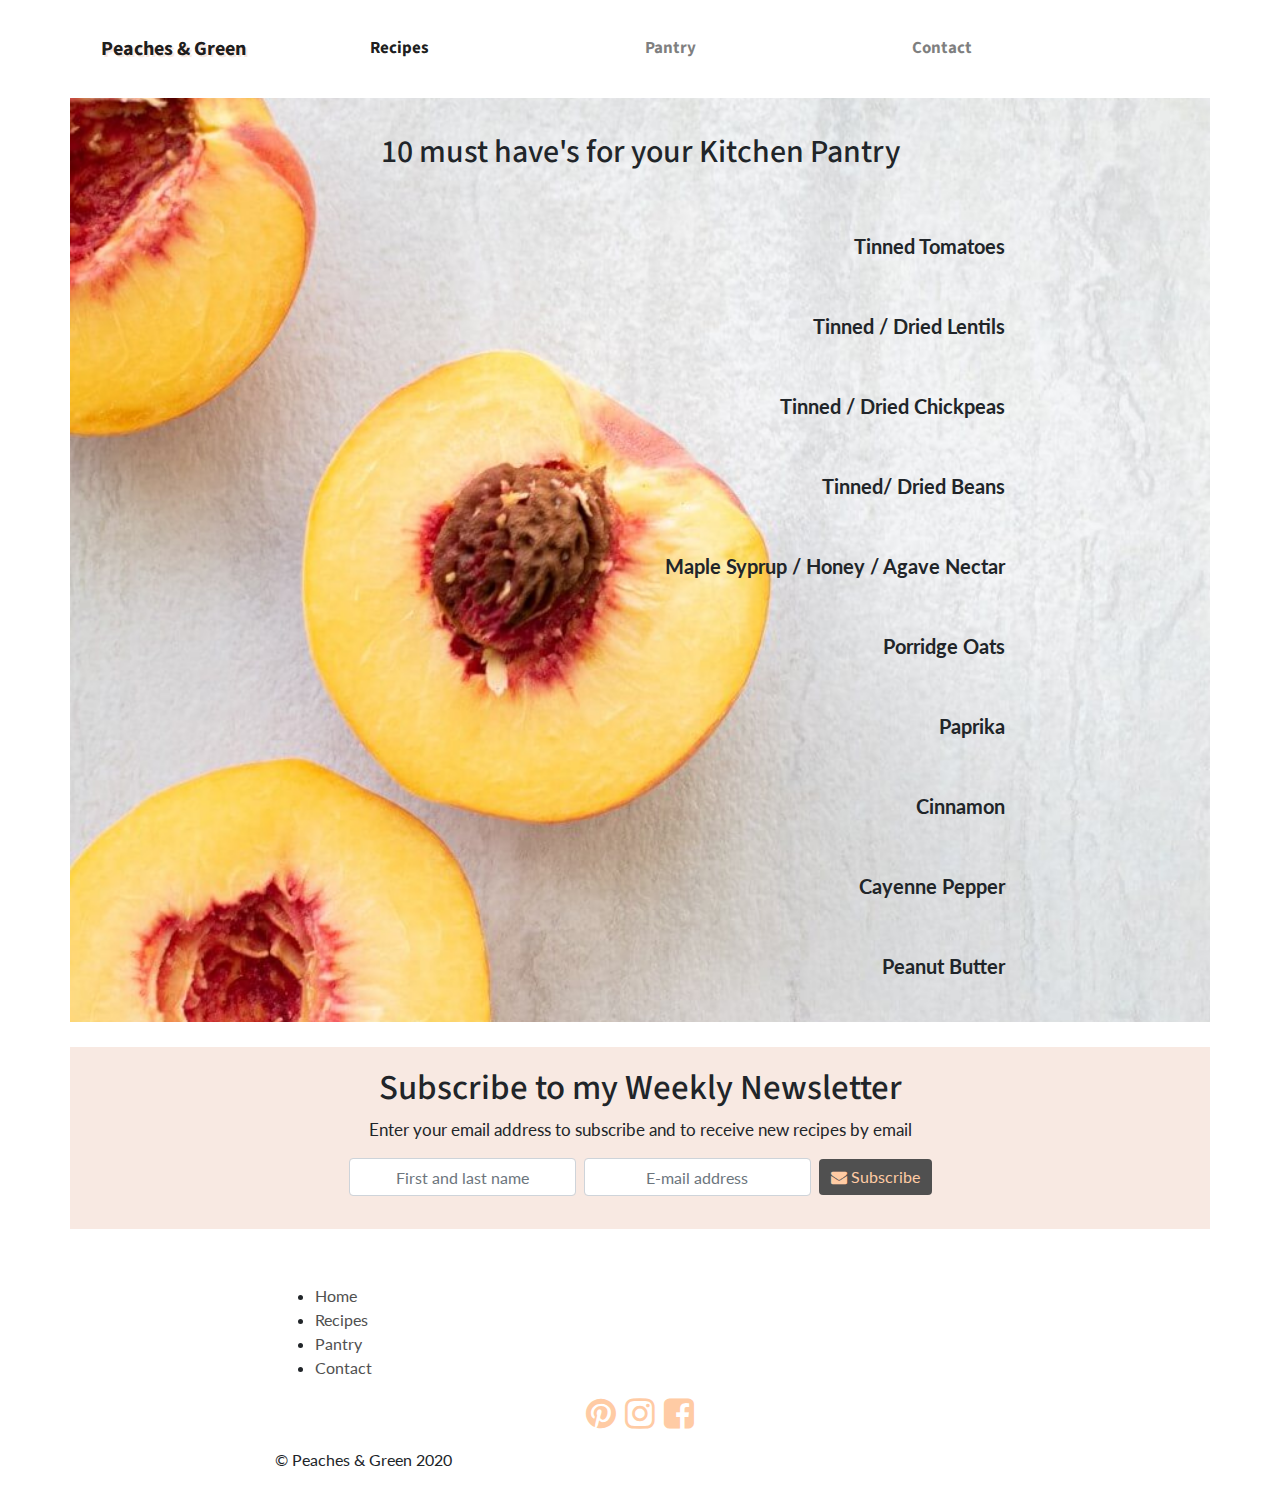
<file: pantry.html>
<!DOCTYPE html>
<html lang="en">
<head>
    <meta charset="UTF-8">
    <meta name="viewport" content="width=device-width, initial-scale=1.0">
    <meta http-equiv="X-UA-Compatible" content="ie=edge">
    <!--Bootstrap CSS https://getbootstrap.com/docs/4.4/getting-started/introduction/-->
    <link rel="stylesheet" href="https://stackpath.bootstrapcdn.com/bootstrap/4.3.1/css/bootstrap.min.css" integrity="sha384-ggOyR0iXCbMQv3Xipma34MD+dH/1fQ784/j6cY/iJTQUOhcWr7x9JvoRxT2MZw1T" crossorigin="anonymous">
    <link rel="preconnect" href="https://fonts.gstatic.com">
    <link rel="preconnect" href="https://fonts.gstatic.com">
    <link rel="stylesheet" href="https://stackpath.bootstrapcdn.com/font-awesome/4.7.0/css/font-awesome.min.css" integrity="sha384-wvfXpqpZZVQGK6TAh5PVlGOfQNHSoD2xbE+QkPxCAFlNEevoEH3Sl0sibVcOQVnN" crossorigin="anonymous">
    <link href="https://fonts.googleapis.com/css2?family=Lato&family=Source+Sans+Pro:wght@300&display=swap" rel="stylesheet"> 
    <link rel="stylesheet" href="assets/css/style.css">
    <title>Peaches & Green</title>
</head>
<body>
    <!--HEADER-->
    <div class="container container-header">
        <div class="row">
            <div class="col-md-12">
                <nav class="navbar navbar-expand-lg navbar-light">
                    <a class="navbar-brand" href="index.html">Peaches & Green</a>
                    <button class="navbar-toggler" type="button" data-toggle="collapse" data-target="#navbarNav"
                        aria-controls="navbarNav" aria-expanded="false" aria-label="Toggle navigation">
                        <span class="navbar-toggler-icon"></span>
                    </button>
                    <div class="collapse navbar-collapse" id="navbarNav">
                        <ul class="navbar-nav">
                            <li class="nav-item active">
                                <a class="nav-link" href="recipes.html">Recipes <span class="sr-only">(current)</span></a>
                            </li>
                            <li class="nav-item">
                                <a class="nav-link" href="pantry.html">Pantry</a>
                            </li>
                            <li class="nav-item">
                                <a class="nav-link" href="contact.html">Contact</a>
                            </li>
                        </ul>
                    </div>
                </nav>
            </div>
        </div>
    </div>
                

   <!--PANTRY ESSENTIALS-->
<div class="container container-pantry">
    <div class="row">

<h2 class="pantry-ess col-md-12">10 must have's for your Kitchen Pantry</h2>
<ul class="pantry-list col-md-8 offset-md-2">
  <li class="pantry-item">Tinned Tomatoes</li>
  <li class="pantry-item">Tinned / Dried Lentils</li>
  <li class="pantry-item">Tinned / Dried Chickpeas</li>
  <li class="pantry-item">Tinned/ Dried Beans</li>
  <li class="pantry-item">Maple Syprup / Honey / Agave Nectar</li>
 <li class="pantry-item">Porridge Oats</li>
  <li class="pantry-item">Paprika</li>
  <li class="pantry-item">Cinnamon</li>
  <li class="pantry-item">Cayenne Pepper</li>
  <li class="pantry-item">Peanut Butter</li>
</ul>
</div>
</div>
      
          
        
        


<!--SUBSCRIBE SECTION-->
<div class="container subscribe-container">
    <div class="row justify-content-center">
        <div class="col-md-12 subscribe-title">
            <h2 class="subscribe-header">Subscribe to my Weekly Newsletter</h2>
        </div>
        <div class="col-md-12 subscribe-para">
            <p class="subscribe-text">Enter your email address to subscribe and to receive new recipes by email</p>
        </div>
        <form class="form-inline">
            <label class="sr-only" for="inlineFormInputName2">Name</label>
            <input type="text" class="form-control mb-2 mr-sm-2" id="inlineFormInputName2"
                placeholder="First and last name" required>
            <label class="sr-only" for="inlineFormInputName2">Email</label>
            <input type="email" class="form-control mb-2 mr-sm-2" id="inlineFormInputName2" placeholder="E-mail address"
                required>
            <button type="submit" class="btn btn-primary mb-2"> <i class="fa fa-envelope"></i> Subscribe</button>
        </form>
    </div>
</div>
  
    <!--FOOTER-->
    <div class="container container-footer">
        <div class="row">
            <div class="col-md-8 offset-md-2">
                <footer>
                    <!--Footer inspired by Love Running Project by [Code Institute](https://github.com/Code-Institute-Solutions/Love-Running-Solutions/tree/master/06_site_footer)
-->
                    <!--links to pages within website -->
                    <!--/* used a snippet of code from W3 schools to create dots https://www.w3schools.com/howto/howto_css_circles.asp */-->
                    <ul class="links">
                        <li><a href="index.html">Home</a></li>
                        <span class="dot"></span>
                        <li><a href="recipes.html">Recipes</a></li>
                        <span class="dot"></span>
                        <li><a href="pantry.html">Pantry</a></li>
                        <span class="dot"></span>
                        <li><a href="contact.html">Contact</a></li>
                    </ul>

                    <!--social media icons, different formatting to the ones in the header slightly bigger-->
                    <ul class="socials">
                        <li><a href="http://www.pinterest.com" target="_blank" class="fa fa-pinterest"></a></li>
                        <li><a href="http://www.instagram.com" target="_blank" class="fa fa-instagram"></a></li>
                        <li><a href="http://www.pinterest.com" target="_blank" class="fa fa-facebook-square"></a></li>
                    </ul>

                    <!--copyright symbol and date-->
                    <p id="copyright"> &#169 Peaches & Green 2020 </p>
                </footer>
            </div>
        </div>
    </div>

    <script src="https://code.jquery.com/jquery-3.3.1.slim.min.js"
        integrity="sha384-q8i/X+965DzO0rT7abK41JStQIAqVgRVzpbzo5smXKp4YfRvH+8abtTE1Pi6jizo"
        crossorigin="anonymous"></script>
    <script src="https://cdnjs.cloudflare.com/ajax/libs/popper.js/1.14.7/umd/popper.min.js"
        integrity="sha384-UO2eT0CpHqdSJQ6hJty5KVphtPhzWj9WO1clHTMGa3JDZwrnQq4sF86dIHNDz0W1"
        crossorigin="anonymous"></script>
    <script src="https://stackpath.bootstrapcdn.com/bootstrap/4.3.1/js/bootstrap.min.js"
        integrity="sha384-JjSmVgyd0p3pXB1rRibZUAYoIIy6OrQ6VrjIEaFf/nJGzIxFDsf4x0xIM+B07jRM"
        crossorigin="anonymous"></script>
</body>

</html>
</file>
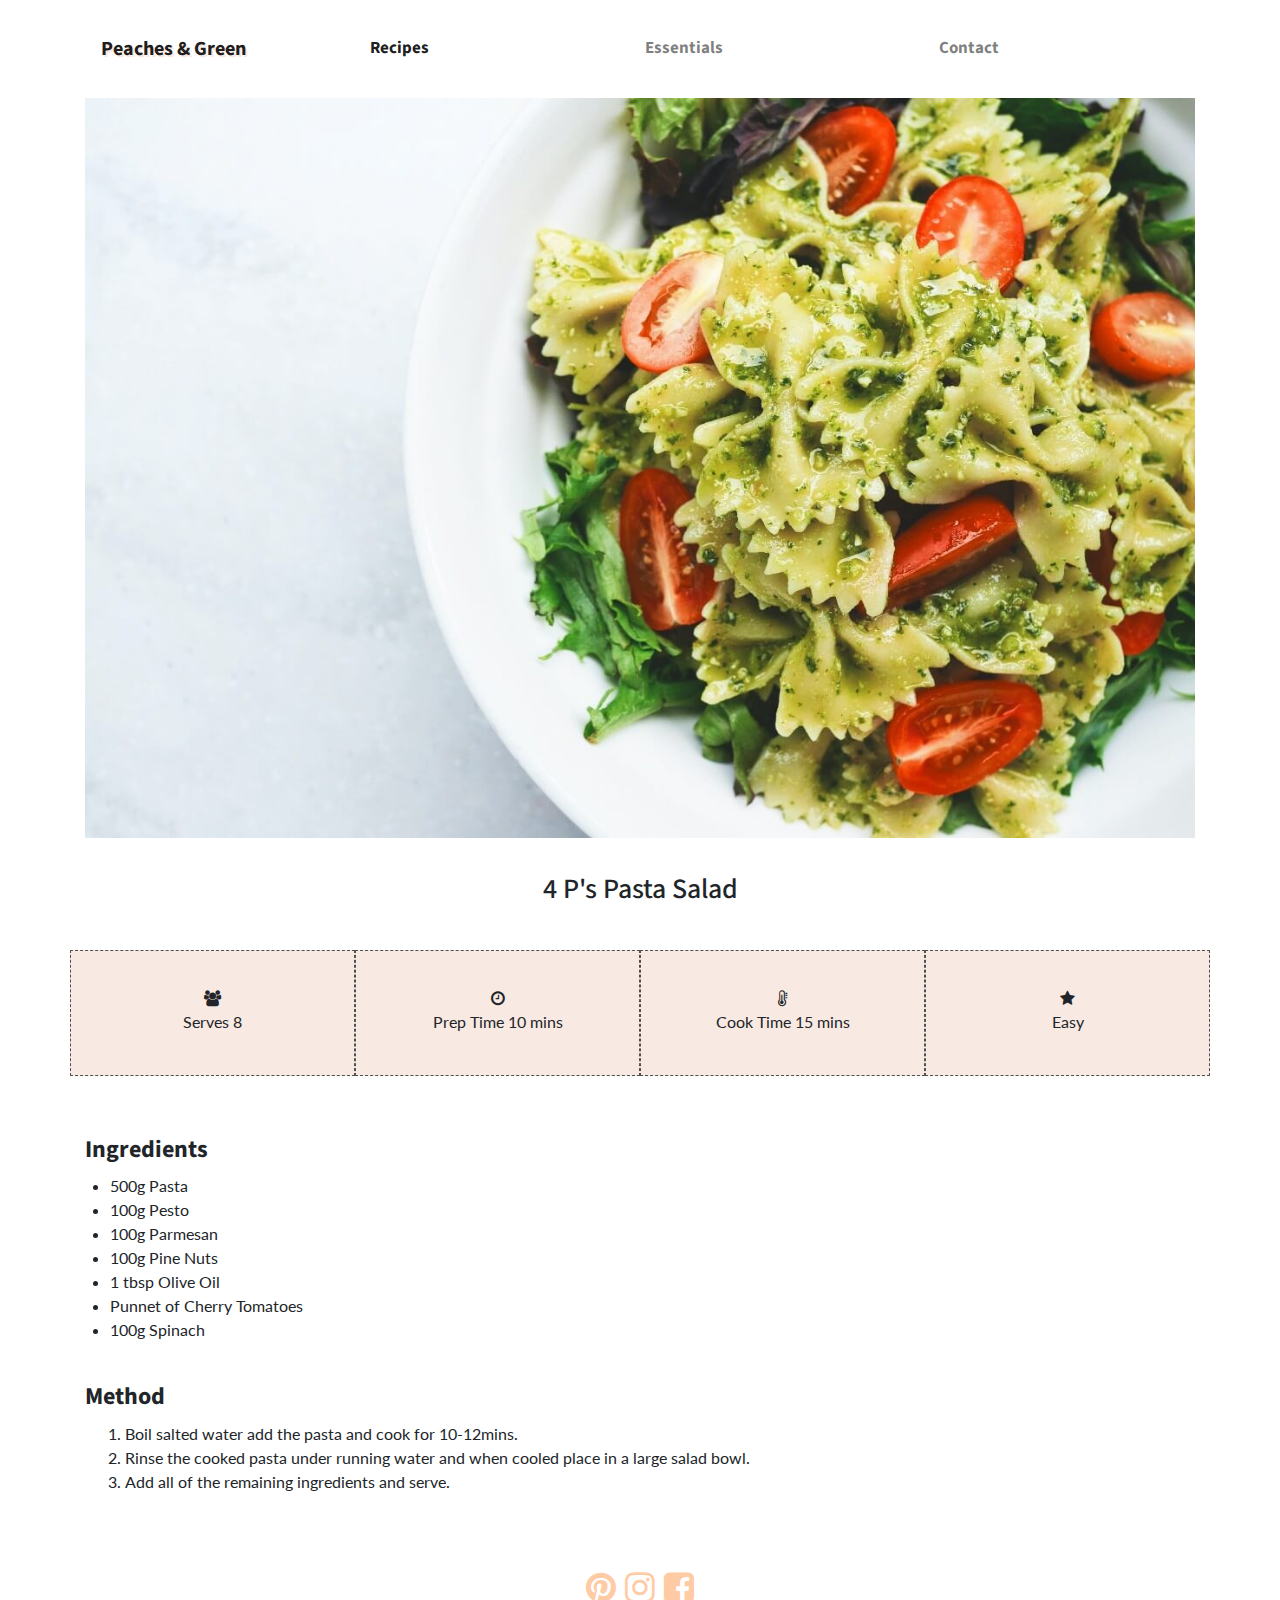
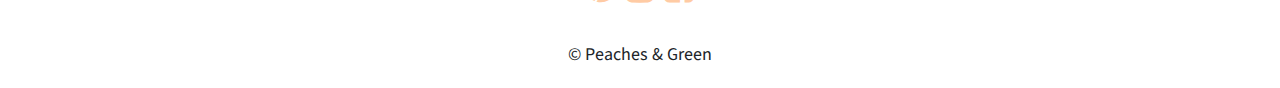
<file: pasta.html>
<!DOCTYPE html>
<html lang="en">
<head>
    <meta charset="UTF-8">
    <meta name="viewport" content="width=device-width, initial-scale=1.0">
    <meta http-equiv="X-UA-Compatible" content="ie=edge">
    <!--Bootstrap CSS https://getbootstrap.com/docs/4.4/getting-started/introduction/-->
    <link rel="stylesheet" href="https://stackpath.bootstrapcdn.com/bootstrap/4.3.1/css/bootstrap.min.css" integrity="sha384-ggOyR0iXCbMQv3Xipma34MD+dH/1fQ784/j6cY/iJTQUOhcWr7x9JvoRxT2MZw1T" crossorigin="anonymous">
    <link rel="preconnect" href="https://fonts.gstatic.com">
    <link rel="stylesheet" href="https://stackpath.bootstrapcdn.com/font-awesome/4.7.0/css/font-awesome.min.css" integrity="sha384-wvfXpqpZZVQGK6TAh5PVlGOfQNHSoD2xbE+QkPxCAFlNEevoEH3Sl0sibVcOQVnN" crossorigin="anonymous">
    <link href="https://fonts.googleapis.com/css2?family=Lato&family=Source+Sans+Pro:wght@300&display=swap" rel="stylesheet"> 
    <link rel="stylesheet" href="assets/css/style.css">
    <title>Peaches & Green</title>
</head>
<body>
    <!--HEADER-->
    <section class="container container-header">
        <div class="row">
            <div class="col-md-12">
                <nav class="navbar navbar-expand-lg navbar-light">
                    <a class="navbar-brand" href="index.html">Peaches & Green</a>
                    <button class="navbar-toggler" type="button" data-toggle="collapse" data-target="#navbarNav"
                        aria-controls="navbarNav" aria-expanded="false" aria-label="Toggle navigation">
                        <span class="navbar-toggler-icon"></span>
                    </button>
                    <div class="collapse navbar-collapse" id="navbarNav">
                        <ul class="navbar-nav">
                            <li class="nav-item active">
                                <a class="nav-link" href="recipes.html">Recipes <span class="sr-only">(current)</span></a>
                            </li>
                            <li class="nav-item">
                                <a class="nav-link" href="essentials.html">Essentials</a>
                            </li>
                            <li class="nav-item">
                                <a class="nav-link" href="contact.html">Contact</a>
                            </li>
                        </ul>
                    </div>
                </nav>
            </div>
        </div>
    </section>
    <!--RECIPE-->
    <section class="container recipe-pic-container">
        <div class="row">
            <div class="col-md-12">
                <img src="assets/images/alltheps.jpg" class="img-fluid" alt="4 P's Pasta Salad">
            </div>
        </div>
    </section>
    <section class="container recipe-title-container">
        <div class="row">
            <div class="col-md-12">
                <h3 class="recipe-titles">4 P's Pasta Salad</h3>
            </div>
        </div>
    </section>
    <section class="container recipe-info-container">
        <div class="row">
            <div class="col serving-col">
                <i class="fa fa-users" aria-hidden="true"></i>
                <p class="serves">Serves 8</p>
            </div>
            <div class="col serving-col">
                <i class="fa fa-clock-o" aria-hidden="true"></i>
                <p class="serves">Prep Time 10 mins</p>
            </div>
            <div class="col serving-col">
                <i class="fa fa-thermometer-three-quarters" aria-hidden="true"></i>
                <p class="serves">Cook Time 15 mins </p>
            </div>
    
            <div class="col serving-col">
                <i class="fa fa-star" aria-hidden="true"></i>
                <p class="serves">Easy</p>
            </div>
        </div>
    </section>
    <section class="container recipe-ingredients-container">
        <div class="row">
            <div class="col-md-12">
                <h4 class="recipes-headings">Ingredients</h4>
            </div>
            <ul class="ingredients-list">
                <li>500g Pasta</li>
                <li>100g Pesto</li>
                <li>100g Parmesan</li>
                <li>100g Pine Nuts </li>
                <li>1 tbsp Olive Oil</li>
                <li>Punnet of Cherry Tomatoes</li>
                <li>100g Spinach</li>
            </ul>
        </div>
    </section>
    <section class="container recipe-method-container">
        <div class="row">
            <div class="col-md-12">
                <h4 class="recipes-headings">Method</h4>
                <ol class="method-list">
                    <li>Boil salted water add the pasta and cook for 10-12mins.</li>
                    <li>Rinse the cooked pasta under running water and when cooled place in a large salad bowl.</li>
                    <li>Add all of the remaining ingredients and serve.</li>
                </ol>
            </div>
        </div>
    </section>
    <!--FOOTER-->
    <!--Footer inspired by Love Running Project by [Code Institute](https://github.com/Code-Institute-Solutions/Love-Running-Solutions/tree/master/06_site_footer)-->
    <section class="container container-footer">
        <div class="row">
            <div class="col-md-8 offset-md-2">
                <footer>
                    <ul class="socials">
                        <li><a href="http://www.pinterest.com" target="_blank" class="fa fa-pinterest"></a></li>
                        <li><a href="http://www.instagram.com" target="_blank" class="fa fa-instagram"></a></li>
                        <li><a href="http://www.facebook.com" target="_blank" class="fa fa-facebook-square"></a></li>
                    </ul>
                      <p class="copyright">&#169; Peaches & Green</p>
                </footer>
            </div>
        </div>
    </section>
    <script src="https://code.jquery.com/jquery-3.3.1.slim.min.js"
        integrity="sha384-q8i/X+965DzO0rT7abK41JStQIAqVgRVzpbzo5smXKp4YfRvH+8abtTE1Pi6jizo"
        crossorigin="anonymous"></script>
    <script src="https://cdnjs.cloudflare.com/ajax/libs/popper.js/1.14.7/umd/popper.min.js"
        integrity="sha384-UO2eT0CpHqdSJQ6hJty5KVphtPhzWj9WO1clHTMGa3JDZwrnQq4sF86dIHNDz0W1"
        crossorigin="anonymous"></script>
    <script src="https://stackpath.bootstrapcdn.com/bootstrap/4.3.1/js/bootstrap.min.js"
        integrity="sha384-JjSmVgyd0p3pXB1rRibZUAYoIIy6OrQ6VrjIEaFf/nJGzIxFDsf4x0xIM+B07jRM"
        crossorigin="anonymous"></script>
</body>
</html>
</file>
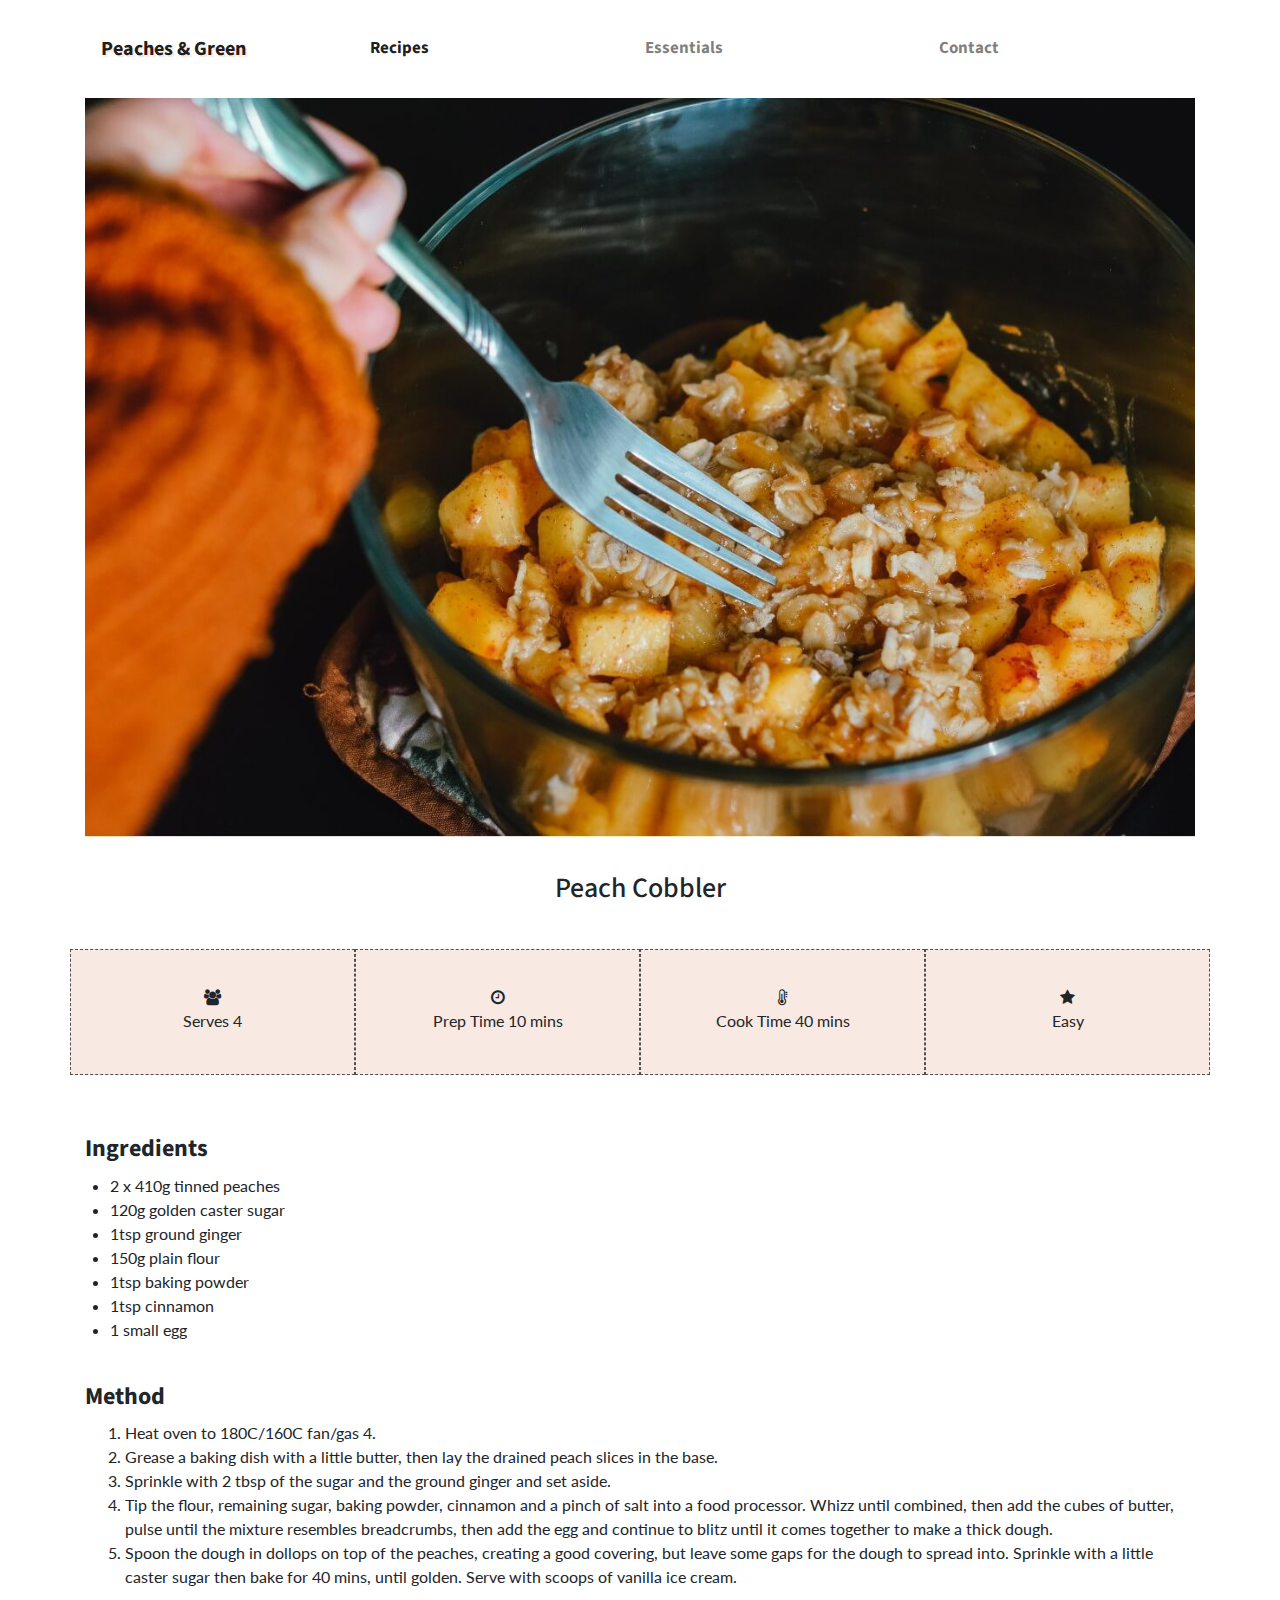
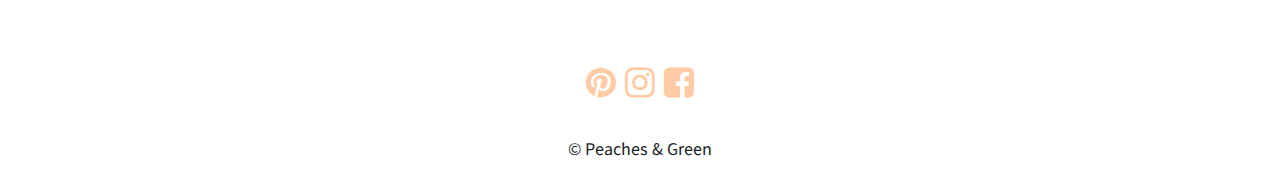
<file: peach.html>
<!DOCTYPE html>
<html lang="en">
<head>
    <meta charset="UTF-8">
    <meta name="viewport" content="width=device-width, initial-scale=1.0">
    <meta http-equiv="X-UA-Compatible" content="ie=edge">
    <!--Bootstrap CSS https://getbootstrap.com/docs/4.4/getting-started/introduction/-->
    <link rel="stylesheet" href="https://stackpath.bootstrapcdn.com/bootstrap/4.3.1/css/bootstrap.min.css" integrity="sha384-ggOyR0iXCbMQv3Xipma34MD+dH/1fQ784/j6cY/iJTQUOhcWr7x9JvoRxT2MZw1T" crossorigin="anonymous">
    <link rel="preconnect" href="https://fonts.gstatic.com">
    <link rel="stylesheet" href="https://stackpath.bootstrapcdn.com/font-awesome/4.7.0/css/font-awesome.min.css" integrity="sha384-wvfXpqpZZVQGK6TAh5PVlGOfQNHSoD2xbE+QkPxCAFlNEevoEH3Sl0sibVcOQVnN" crossorigin="anonymous">
    <link href="https://fonts.googleapis.com/css2?family=Lato&family=Source+Sans+Pro:wght@300&display=swap" rel="stylesheet"> 
    <link rel="stylesheet" href="assets/css/style.css">
    <title>Peaches & Green</title>
</head>
<body>
    <!--HEADER-->
    <section class="container container-header">
        <div class="row">
            <div class="col-md-12">
                <nav class="navbar navbar-expand-lg navbar-light">
                    <a class="navbar-brand" href="index.html">Peaches & Green</a>
                    <button class="navbar-toggler" type="button" data-toggle="collapse" data-target="#navbarNav"
                        aria-controls="navbarNav" aria-expanded="false" aria-label="Toggle navigation">
                        <span class="navbar-toggler-icon"></span>
                    </button>
                    <div class="collapse navbar-collapse" id="navbarNav">
                        <ul class="navbar-nav">
                            <li class="nav-item active">
                                <a class="nav-link" href="recipes.html">Recipes <span class="sr-only">(current)</span></a>
                            </li>
                            <li class="nav-item">
                                <a class="nav-link" href="essentials.html">Essentials</a>
                            </li>
                            <li class="nav-item">
                                <a class="nav-link" href="contact.html">Contact</a>
                            </li>
                        </ul>
                    </div>
                </nav>
            </div>
        </div>
    </section>
    <!--RECIPE-->
    <section class="container recipe-pic-container">
        <div class="row">
            <div class="col-md-12">
                <img src="assets/images/peachcobbler.jpg" class="img-fluid" alt="Peach Cobbler">
            </div>
        </div>
    </section>
    <section class="container recipe-title-container">
        <div class="row">
            <div class="col-md-12">
                <h3 class="recipe-titles">Peach Cobbler</h3>
            </div>
        </div>
    </section>
    <section class="container recipe-info-container">
        <div class="row">
            <div class="col serving-col">
                <i class="fa fa-users" aria-hidden="true"></i>
                <p class="serves">Serves 4</p>
            </div>
            <div class="col serving-col">
                <i class="fa fa-clock-o" aria-hidden="true"></i>
                <p class="serves">Prep Time 10 mins</p>
            </div>
            <div class="col serving-col">
                <i class="fa fa-thermometer-three-quarters" aria-hidden="true"></i>
                <p class="serves">Cook Time 40 mins </p>
            </div>
    
            <div class="col serving-col">
                <i class="fa fa-star" aria-hidden="true"></i>
                <p class="serves">Easy</p>
            </div>
        </div>
    </section>
    <section class="container recipe-ingredients-container">
        <div class="row">
            <div class="col-md-12">
                <h4 class="recipes-headings">Ingredients</h4>
            </div>
            <ul class="ingredients-list">
                <li> 2 x 410g tinned peaches </li>
                <li>120g golden caster sugar</li>
                <li>1tsp ground ginger</li>
                <li>150g plain flour</li>
                <li>1tsp baking powder</li>
                <li>1tsp cinnamon</li>
                <li>1 small egg</li>
            </ul>
        </div>
    </section>
    <section class="container recipe-method-container">
        <div class="row">
            <div class="col-md-12">
                <h4 class="recipes-headings">Method</h4>
                <ol class="method-list">
                    <li>Heat oven to 180C/160C fan/gas 4.</li>
                    <li>Grease a baking dish with a little butter, then lay the drained peach slices in the base.</li>
                    <li>Sprinkle with 2 tbsp of the sugar and the ground ginger and set aside.</li>
                    <li>Tip the flour, remaining sugar, baking powder, cinnamon and a pinch of salt into a food processor.
                        Whizz until combined, then add the cubes of butter, pulse until the mixture resembles breadcrumbs,
                        then add the egg and continue to blitz until it comes together to make a thick dough.</li>
                    <li>Spoon the dough in dollops on top of the peaches, creating a good covering, but leave some gaps for
                        the dough to spread into. Sprinkle with a little caster sugar then bake for 40 mins, until golden.
                        Serve with scoops of vanilla ice cream.</li>
                </ol>
            </div>
        </div>
    </section>
    <!--FOOTER-->
    <!--Footer inspired by Love Running Project by [Code Institute](https://github.com/Code-Institute-Solutions/Love-Running-Solutions/tree/master/06_site_footer)-->
    <section class="container container-footer">
        <div class="row">
            <div class="col-md-8 offset-md-2">
                <footer>
                    <ul class="socials">
                        <li><a href="http://www.pinterest.com" target="_blank" class="fa fa-pinterest"></a></li>
                        <li><a href="http://www.instagram.com" target="_blank" class="fa fa-instagram"></a></li>
                        <li><a href="http://www.facebook.com" target="_blank" class="fa fa-facebook-square"></a></li>
                    </ul>
                      <p class="copyright">&#169; Peaches & Green</p>
                </footer>
            </div>
        </div>
    </section>
    <script src="https://code.jquery.com/jquery-3.3.1.slim.min.js"
        integrity="sha384-q8i/X+965DzO0rT7abK41JStQIAqVgRVzpbzo5smXKp4YfRvH+8abtTE1Pi6jizo"
        crossorigin="anonymous"></script>
    <script src="https://cdnjs.cloudflare.com/ajax/libs/popper.js/1.14.7/umd/popper.min.js"
        integrity="sha384-UO2eT0CpHqdSJQ6hJty5KVphtPhzWj9WO1clHTMGa3JDZwrnQq4sF86dIHNDz0W1"
        crossorigin="anonymous"></script>
    <script src="https://stackpath.bootstrapcdn.com/bootstrap/4.3.1/js/bootstrap.min.js"
        integrity="sha384-JjSmVgyd0p3pXB1rRibZUAYoIIy6OrQ6VrjIEaFf/nJGzIxFDsf4x0xIM+B07jRM"
        crossorigin="anonymous"></script>
</body>
</html>
</file>
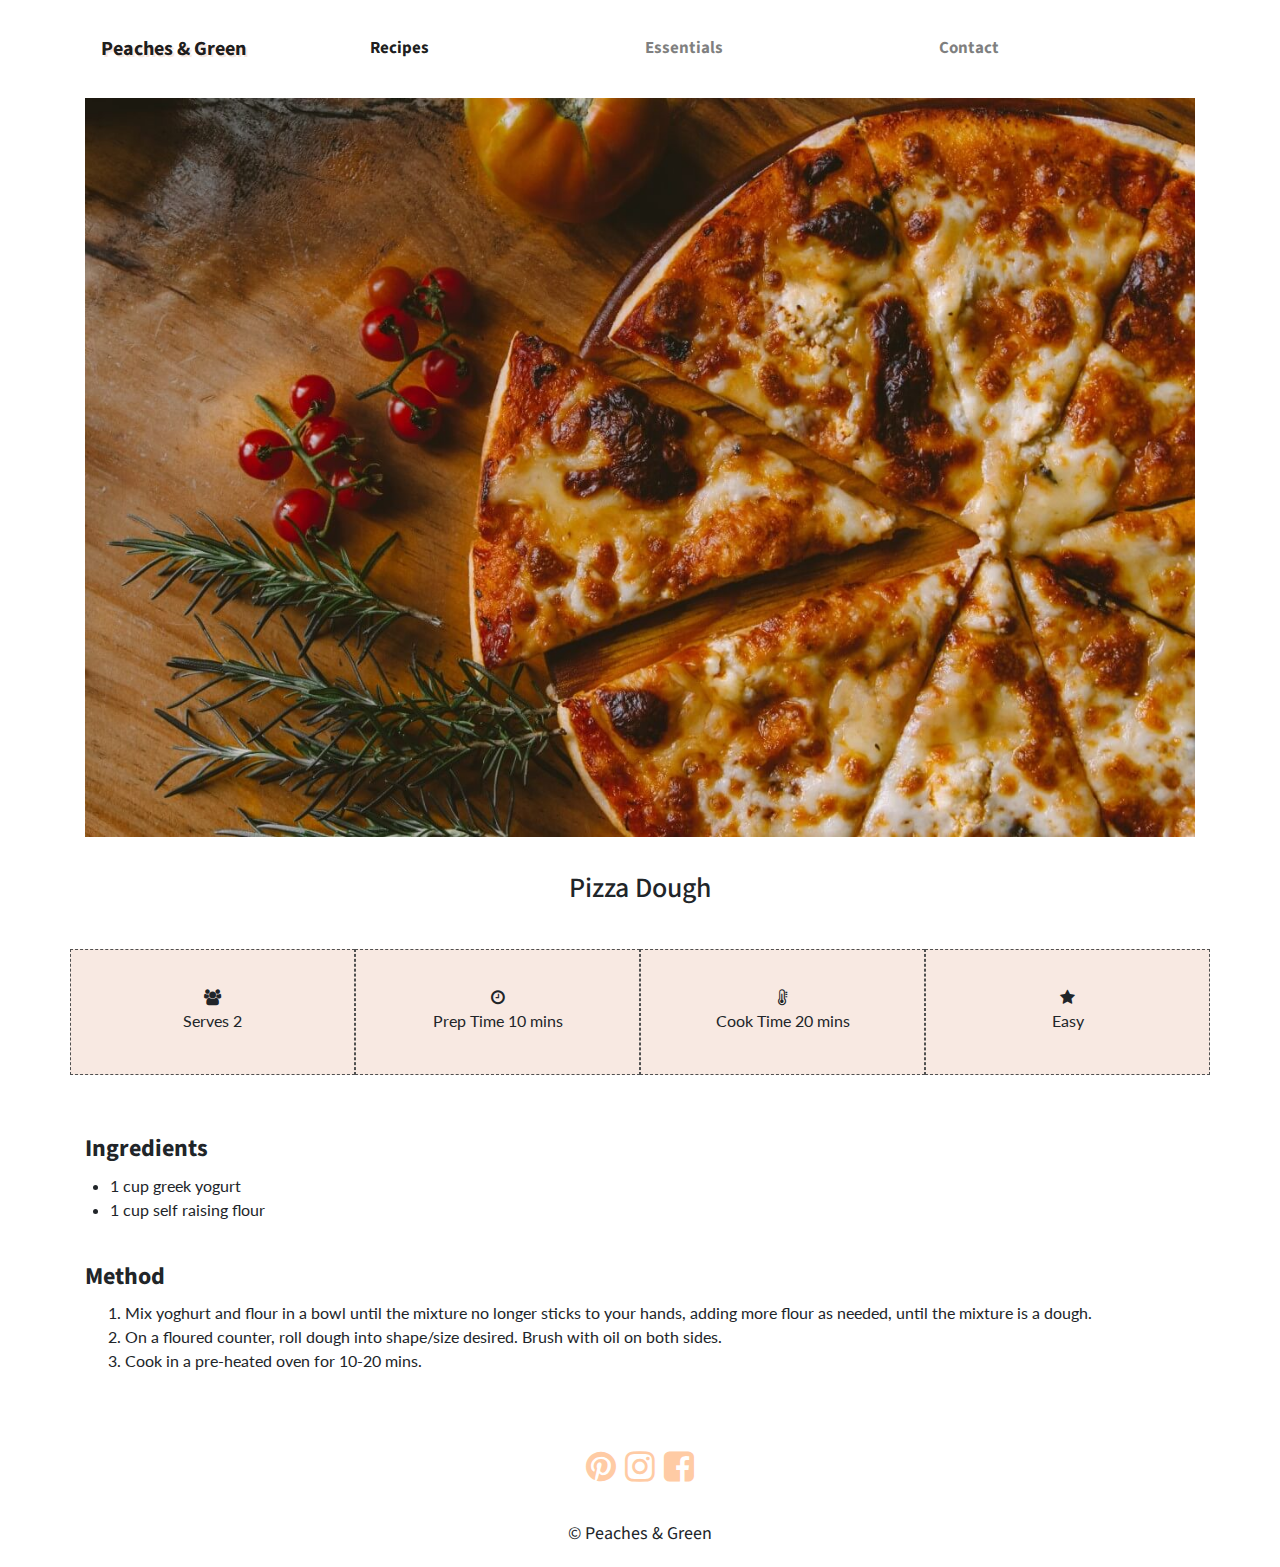
<file: pizza.html>
<!DOCTYPE html>
<html lang="en">
<head>
    <meta charset="UTF-8">
    <meta name="viewport" content="width=device-width, initial-scale=1.0">
    <meta http-equiv="X-UA-Compatible" content="ie=edge">
    <!--Bootstrap CSS https://getbootstrap.com/docs/4.4/getting-started/introduction/-->
    <link rel="stylesheet" href="https://stackpath.bootstrapcdn.com/bootstrap/4.3.1/css/bootstrap.min.css" integrity="sha384-ggOyR0iXCbMQv3Xipma34MD+dH/1fQ784/j6cY/iJTQUOhcWr7x9JvoRxT2MZw1T" crossorigin="anonymous">
    <link rel="preconnect" href="https://fonts.gstatic.com">
    <link rel="stylesheet" href="https://stackpath.bootstrapcdn.com/font-awesome/4.7.0/css/font-awesome.min.css" integrity="sha384-wvfXpqpZZVQGK6TAh5PVlGOfQNHSoD2xbE+QkPxCAFlNEevoEH3Sl0sibVcOQVnN" crossorigin="anonymous">
    <link href="https://fonts.googleapis.com/css2?family=Lato&family=Source+Sans+Pro:wght@300&display=swap" rel="stylesheet"> 
    <link rel="stylesheet" href="assets/css/style.css">
    <title>Peaches & Green</title>
</head>
<body>
    <!--HEADER-->
    <section class="container container-header">
        <div class="row">
            <div class="col-md-12">
                <nav class="navbar navbar-expand-lg navbar-light">
                    <a class="navbar-brand" href="index.html">Peaches & Green</a>
                    <button class="navbar-toggler" type="button" data-toggle="collapse" data-target="#navbarNav"
                        aria-controls="navbarNav" aria-expanded="false" aria-label="Toggle navigation">
                        <span class="navbar-toggler-icon"></span>
                    </button>
                    <div class="collapse navbar-collapse" id="navbarNav">
                        <ul class="navbar-nav">
                            <li class="nav-item active">
                                <a class="nav-link" href="recipes.html">Recipes <span class="sr-only">(current)</span></a>
                            </li>
                            <li class="nav-item">
                                <a class="nav-link" href="essentials.html">Essentials</a>
                            </li>
                            <li class="nav-item">
                                <a class="nav-link" href="contact.html">Contact</a>
                            </li>
                        </ul>
                    </div>
                </nav>
            </div>
        </div>
    </section>
    <!--RECIPE-->
    <section class="container recipe-pic-container">
        <div class="row">
            <div class="col-md-12">
                <img src="assets/images/pizza.jpg" class="img-fluid" alt="Pizza">
            </div>
        </div>
    </section>
    <section class="container recipe-title-container">
        <div class="row">
            <div class="col-md-12">
                <h3 class="recipe-titles"> Pizza Dough</h3>
            </div>
        </div>
    </section>
    <section class="container recipe-info-container">
        <div class="row">
            <div class="col serving-col">
                <i class="fa fa-users" aria-hidden="true"></i>
                <p class="serves">Serves 2</p>
            </div>
            <div class="col serving-col">
                <i class="fa fa-clock-o" aria-hidden="true"></i>
                <p class="serves">Prep Time 10 mins</p>
            </div>
            <div class="col serving-col">
                <i class="fa fa-thermometer-three-quarters" aria-hidden="true"></i>
                <p class="serves">Cook Time 20 mins </p>
            </div>
            <div class="col serving-col">
                <i class="fa fa-star" aria-hidden="true"></i>
                <p class="serves">Easy</p>
            </div>
        </div>
    </section>
    <section class="container recipe-ingredients-container">
        <div class="row">
            <div class="col-md-12">
                <h4 class="recipes-headings">Ingredients</h4>
            </div>
            <ul class="ingredients-list">
                <li>1 cup greek yogurt</li>
                <li>1 cup self raising flour</li>
            </ul>
        </div>
    </section>
    <section class="container recipe-method-container">
        <div class="row">
            <div class="col-md-12">
                <h4 class="recipes-headings">Method</h4>
                <ol class="method-list">
                    <li>Mix yoghurt and flour in a bowl until the mixture no longer sticks to your hands, adding more flour
                        as needed, until the mixture is a dough.</li>
                    <li>On a floured counter, roll dough into shape/size desired. Brush with oil on both sides.</li>
                    <li>Cook in a pre-heated oven for 10-20 mins. </li>
                </ol>
            </div>
        </div>
    </section>
    <!--FOOTER-->
    <!--Footer inspired by Love Running Project by [Code Institute](https://github.com/Code-Institute-Solutions/Love-Running-Solutions/tree/master/06_site_footer)-->
    <section class="container container-footer">
        <div class="row">
            <div class="col-md-8 offset-md-2">
                <footer>
                    <ul class="socials">
                        <li><a href="http://www.pinterest.com" target="_blank" class="fa fa-pinterest"></a></li>
                        <li><a href="http://www.instagram.com" target="_blank" class="fa fa-instagram"></a></li>
                        <li><a href="http://www.facebook.com" target="_blank" class="fa fa-facebook-square"></a></li>
                    </ul>
                      <p class="copyright">&#169; Peaches & Green</p>
                </footer>
            </div>
        </div>
    </section>
    <script src="https://code.jquery.com/jquery-3.3.1.slim.min.js"
        integrity="sha384-q8i/X+965DzO0rT7abK41JStQIAqVgRVzpbzo5smXKp4YfRvH+8abtTE1Pi6jizo"
        crossorigin="anonymous"></script>
    <script src="https://cdnjs.cloudflare.com/ajax/libs/popper.js/1.14.7/umd/popper.min.js"
        integrity="sha384-UO2eT0CpHqdSJQ6hJty5KVphtPhzWj9WO1clHTMGa3JDZwrnQq4sF86dIHNDz0W1"
        crossorigin="anonymous"></script>
    <script src="https://stackpath.bootstrapcdn.com/bootstrap/4.3.1/js/bootstrap.min.js"
        integrity="sha384-JjSmVgyd0p3pXB1rRibZUAYoIIy6OrQ6VrjIEaFf/nJGzIxFDsf4x0xIM+B07jRM"
        crossorigin="anonymous"></script>
</body>
</html>
</file>
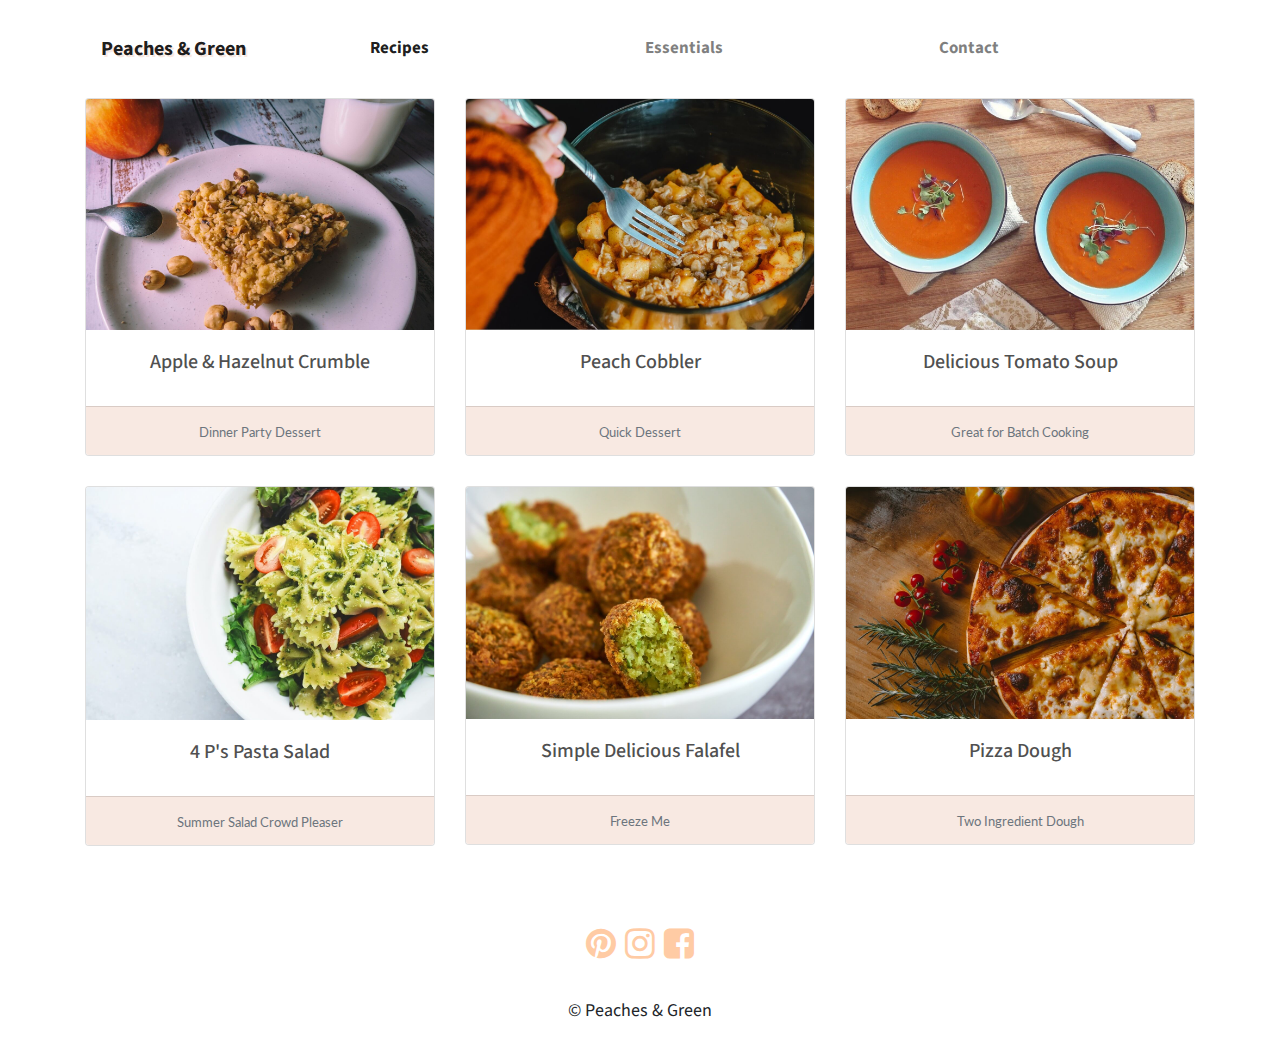
<file: recipes.html>
<!DOCTYPE html>
<html lang="en">
<head>
    <meta charset="UTF-8">
    <meta name="viewport" content="width=device-width, initial-scale=1.0">
    <meta http-equiv="X-UA-Compatible" content="ie=edge">
    <!--Bootstrap CSS https://getbootstrap.com/docs/4.4/getting-started/introduction/-->
    <link rel="stylesheet" href="https://stackpath.bootstrapcdn.com/bootstrap/4.3.1/css/bootstrap.min.css"
        integrity="sha384-ggOyR0iXCbMQv3Xipma34MD+dH/1fQ784/j6cY/iJTQUOhcWr7x9JvoRxT2MZw1T" crossorigin="anonymous">
    <link rel="preconnect" href="https://fonts.gstatic.com">
    <link rel="stylesheet" href="https://stackpath.bootstrapcdn.com/font-awesome/4.7.0/css/font-awesome.min.css"
        integrity="sha384-wvfXpqpZZVQGK6TAh5PVlGOfQNHSoD2xbE+QkPxCAFlNEevoEH3Sl0sibVcOQVnN" crossorigin="anonymous">
    <link href="https://fonts.googleapis.com/css2?family=Lato&family=Source+Sans+Pro:wght@300&display=swap"
        rel="stylesheet">
    <link rel="stylesheet" href="assets/css/style.css">
    <title>Peaches & Green</title>
</head>
<body>
    <!--HEADER-->
    <section class="container container-header">
        <div class="row">
            <div class="col-md-12">
                <nav class="navbar navbar-expand-lg navbar-light">
                    <a class="navbar-brand" href="index.html">Peaches & Green</a>
                    <button class="navbar-toggler" type="button" data-toggle="collapse" data-target="#navbarNav"
                        aria-controls="navbarNav" aria-expanded="false" aria-label="Toggle navigation">
                        <span class="navbar-toggler-icon"></span>
                    </button>
                    <div class="collapse navbar-collapse" id="navbarNav">
                        <ul class="navbar-nav">
                            <li class="nav-item active">
                                <a class="nav-link" href="recipes.html">Recipes <span
                                        class="sr-only">(current)</span></a>
                            </li>
                            <li class="nav-item">
                                <a class="nav-link" href="essentials.html">Essentials</a>
                            </li>
                            <li class="nav-item">
                                <a class="nav-link" href="contact.html">Contact</a>
                            </li>
                        </ul>
                    </div>
                </nav>
            </div>
        </div>
    </section>
    <!--RECIPE CARDS-->
    <section class="container container-cards">
        <div class="row">
            <div class="card-group">
                <div class="col-md-4">
                    <div class="card"><a href="hazelnut.html">
                            <img src="assets/images/crumble.jpg" class="card-img-top" alt="Apple and Hazelnut Crumble">
                            <div class="card-body">
                                <h5 class="card-title">Apple & Hazelnut Crumble</h5>
                            </div>
                            <div class="card-footer">
                                <small class="text-muted">Dinner Party Dessert</small>
                            </div>
                        </a>
                    </div>
                </div>
                <div class="col-md-4">
                    <div class="card"><a href="peach.html">
                            <img src="assets/images/peachcobbler.jpg" class="card-img-top" alt="Peach Cobbler">
                            <div class="card-body">
                                <h5 class="card-title">Peach Cobbler</h5>
                            </div>
                            <div class="card-footer">
                                <small class="text-muted">Quick Dessert</small>
                            </div>
                        </a>
                    </div>
                </div>
                <div class="col-md-4">
                    <div class="card"><a href="tomato.html">
                            <img src="assets/images/soup.jpg" class="card-img-top" alt="Tomato Soup">
                            <div class="card-body">
                                <h5 class="card-title">Delicious Tomato Soup</h5>
                            </div>
                            <div class="card-footer">
                                <small class="text-muted">Great for Batch Cooking</small>
                            </div>
                        </a>
                    </div>
                </div>
            </div>
        </div>
    </section>
    <section class="container container-cards-two">
        <div class="row">
            <div class="card-group">
                <div class="col-md-4">
                    <div class="card"><a href="pasta.html">
                            <img src="assets/images/alltheps.jpg" class="card-img-top" alt="4 P's Pasta">
                            <div class="card-body">
                                <h5 class="card-title">4 P's Pasta Salad</h5>
                            </div>
                            <div class="card-footer">
                                <small class="text-muted">Summer Salad Crowd Pleaser</small>
                            </div>
                        </a>
                    </div>
                </div>
                <div class="col-md-4">
                    <div class="card"><a href="falafel.html">
                            <img src="assets/images/falafel.jpg" class="card-img-top" alt="Falafel">
                            <div class="card-body">
                                <h5 class="card-title">Simple Delicious Falafel</h5>
                            </div>
                            <div class="card-footer">
                                <small class="text-muted">Freeze Me</small>
                            </div>
                        </a>
                    </div>
                </div>
                <div class="col-md-4">
                    <div class="card"><a href="pizza.html">
                            <img src="assets/images/pizza.jpg" class="card-img-top" alt="Pizza">
                            <div class="card-body">
                                <h5 class="card-title">Pizza Dough</h5>
                            </div>
                            <div class="card-footer">
                                <small class="text-muted">Two Ingredient Dough</small>
                            </div>
                        </a>
                    </div>
                </div>
            </div>
        </div>
    </section>
    <!--FOOTER-->
    <!--Footer inspired by Love Running Project by [Code Institute](https://github.com/Code-Institute-Solutions/Love-Running-Solutions/tree/master/06_site_footer)-->
    <section class="container container-footer">
        <div class="row">
            <div class="col-md-8 offset-md-2">
                <footer>
                    <ul class="socials">
                        <li><a href="http://www.pinterest.com" target="_blank" class="fa fa-pinterest"></a></li>
                        <li><a href="http://www.instagram.com" target="_blank" class="fa fa-instagram"></a></li>
                        <li><a href="http://www.facebook.com" target="_blank" class="fa fa-facebook-square"></a></li>
                    </ul>
                      <p class="copyright">&#169; Peaches & Green</p>
                </footer>
            </div>
        </div>
    </section>
    <script src="https://code.jquery.com/jquery-3.3.1.slim.min.js"
        integrity="sha384-q8i/X+965DzO0rT7abK41JStQIAqVgRVzpbzo5smXKp4YfRvH+8abtTE1Pi6jizo"
        crossorigin="anonymous"></script>
    <script src="https://cdnjs.cloudflare.com/ajax/libs/popper.js/1.14.7/umd/popper.min.js"
        integrity="sha384-UO2eT0CpHqdSJQ6hJty5KVphtPhzWj9WO1clHTMGa3JDZwrnQq4sF86dIHNDz0W1"
        crossorigin="anonymous"></script>
    <script src="https://stackpath.bootstrapcdn.com/bootstrap/4.3.1/js/bootstrap.min.js"
        integrity="sha384-JjSmVgyd0p3pXB1rRibZUAYoIIy6OrQ6VrjIEaFf/nJGzIxFDsf4x0xIM+B07jRM"
        crossorigin="anonymous"></script>
</body>
</html>
</file>
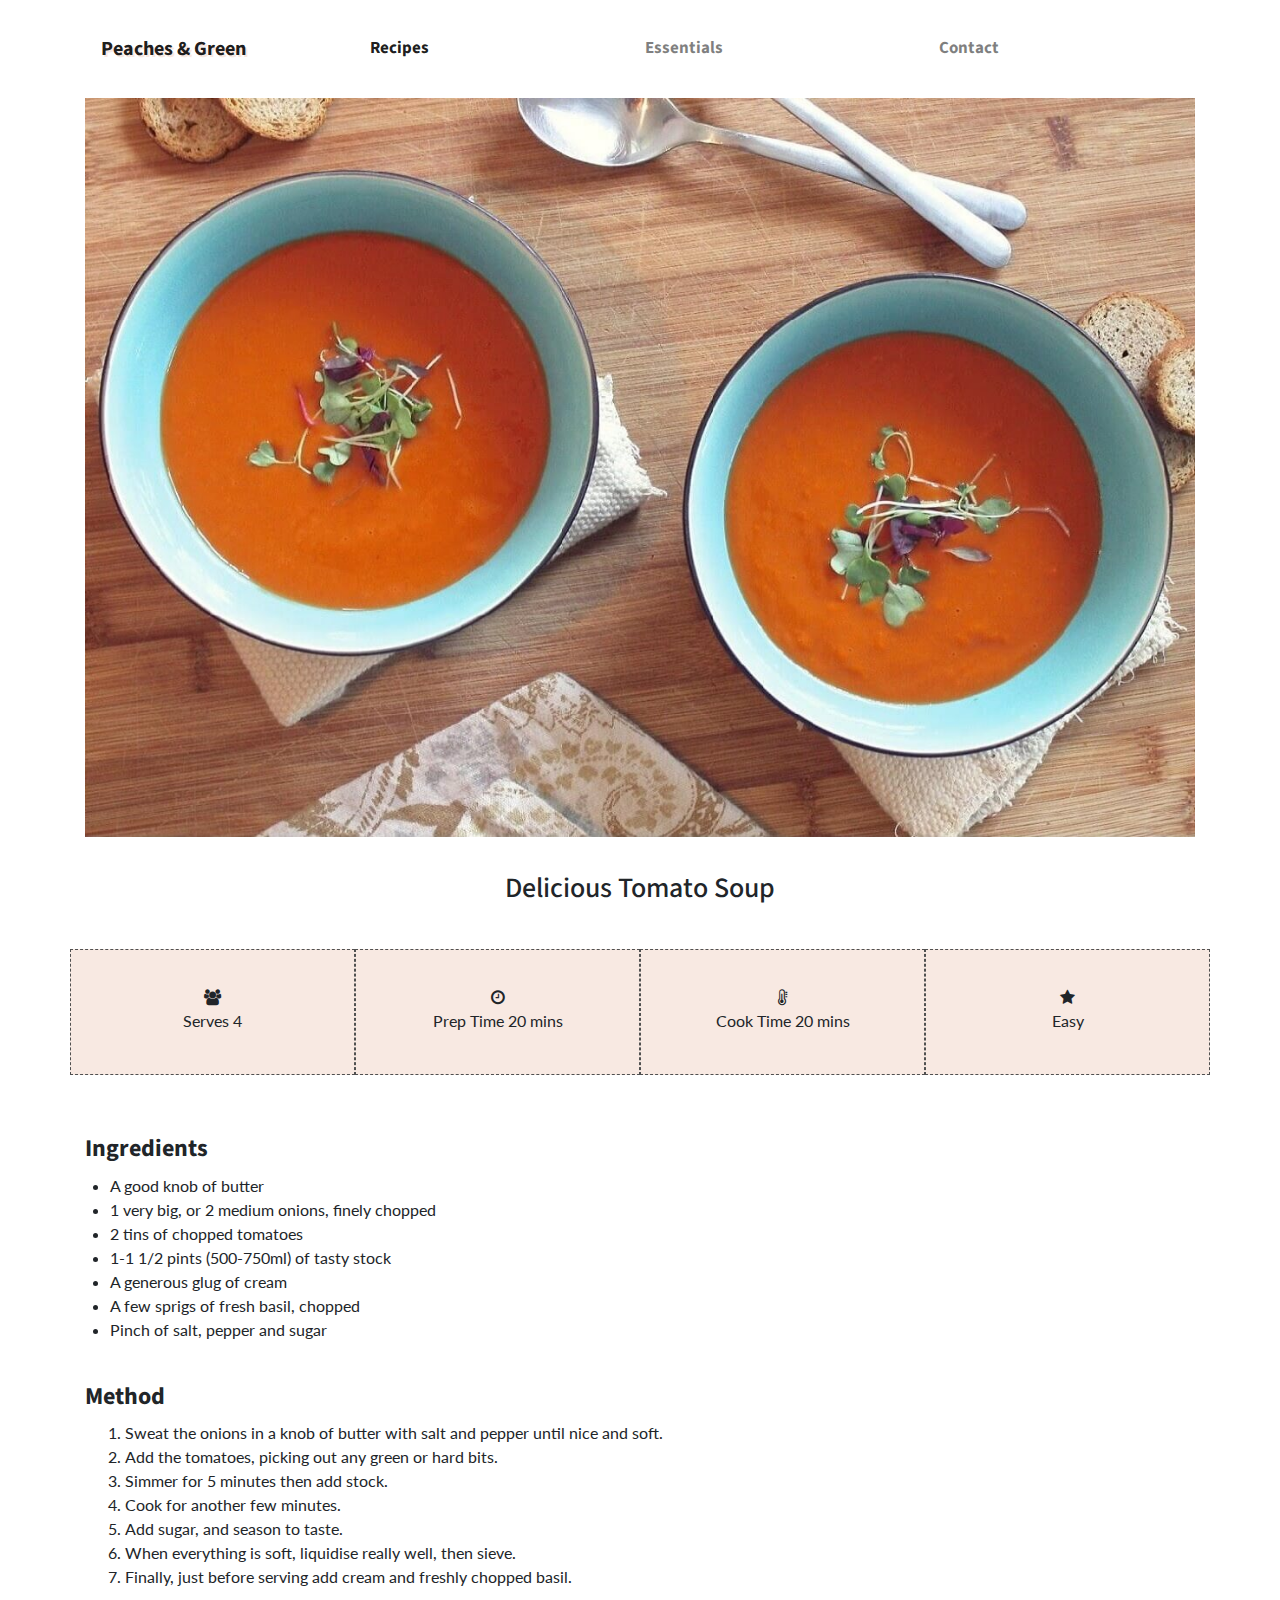
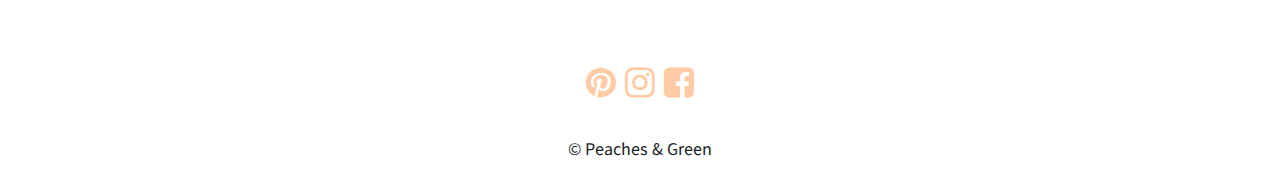
<file: tomato.html>
<!DOCTYPE html>
<html lang="en">
<head>
    <meta charset="UTF-8">
    <meta name="viewport" content="width=device-width, initial-scale=1.0">
    <meta http-equiv="X-UA-Compatible" content="ie=edge">
    <!--Bootstrap CSS https://getbootstrap.com/docs/4.4/getting-started/introduction/-->
    <link rel="stylesheet" href="https://stackpath.bootstrapcdn.com/bootstrap/4.3.1/css/bootstrap.min.css" integrity="sha384-ggOyR0iXCbMQv3Xipma34MD+dH/1fQ784/j6cY/iJTQUOhcWr7x9JvoRxT2MZw1T" crossorigin="anonymous">
    <link rel="preconnect" href="https://fonts.gstatic.com">
    <link rel="stylesheet" href="https://stackpath.bootstrapcdn.com/font-awesome/4.7.0/css/font-awesome.min.css" integrity="sha384-wvfXpqpZZVQGK6TAh5PVlGOfQNHSoD2xbE+QkPxCAFlNEevoEH3Sl0sibVcOQVnN" crossorigin="anonymous">
    <link href="https://fonts.googleapis.com/css2?family=Lato&family=Source+Sans+Pro:wght@300&display=swap" rel="stylesheet"> 
    <link rel="stylesheet" href="assets/css/style.css">
    <title>Peaches & Green</title>
</head>
<body>
    <!--HEADER-->
    <section class="container container-header">
        <div class="row">
            <div class="col-md-12">
                <nav class="navbar navbar-expand-lg navbar-light">
                    <a class="navbar-brand" href="index.html">Peaches & Green</a>
                    <button class="navbar-toggler" type="button" data-toggle="collapse" data-target="#navbarNav"
                        aria-controls="navbarNav" aria-expanded="false" aria-label="Toggle navigation">
                        <span class="navbar-toggler-icon"></span>
                    </button>
                    <div class="collapse navbar-collapse" id="navbarNav">
                        <ul class="navbar-nav">
                            <li class="nav-item active">
                                <a class="nav-link" href="recipes.html">Recipes <span class="sr-only">(current)</span></a>
                            </li>
                            <li class="nav-item">
                                <a class="nav-link" href="essentials.html">Essentials</a>
                            </li>
                            <li class="nav-item">
                                <a class="nav-link" href="contact.html">Contact</a>
                            </li>
                        </ul>
                    </div>
                </nav>
            </div>
        </div>
    </section>
    <!--RECIPE-->
    <section class="container recipe-pic-container">
        <div class="row">
            <div class="col-md-12">
                <img src="assets/images/soup.jpg" class="img-fluid" alt="Tomato Soup">
            </div>
        </div>
    </section>
    <section class="container recipe-title-container">
        <div class="row">
            <div class="col-md-12">
                <h3 class="recipe-titles">Delicious Tomato Soup</h3>
            </div>
        </div>
    </section>
    <section class="container recipe-info-container">
        <div class="row">
            <div class="col serving-col">
                <i class="fa fa-users" aria-hidden="true"></i>
                <p class="serves">Serves 4</p>
            </div>
            <div class="col serving-col">
                <i class="fa fa-clock-o" aria-hidden="true"></i>
                <p class="serves">Prep Time 20 mins</p>
            </div>
            <div class="col serving-col">
                <i class="fa fa-thermometer-three-quarters" aria-hidden="true"></i>
                <p class="serves">Cook Time 20 mins </p>
            </div>
            <div class="col serving-col">
                <i class="fa fa-star" aria-hidden="true"></i>
                <p class="serves">Easy</p>
            </div>
        </div>
    </section>
    <section class="container recipe-ingredients-container">
        <div class="row">
            <div class="col-md-12">
                <h4 class="recipes-headings">Ingredients</h4>
            </div>
            <ul class="ingredients-list">
                <li>A good knob of butter</li>
                <li>1 very big, or 2 medium onions, finely chopped</li>
                <li>2 tins of chopped tomatoes</li>
                <li>1-1 1/2 pints (500-750ml) of tasty stock </li>
                <li>A generous glug of cream</li>
                <li>A few sprigs of fresh basil, chopped</li>
                <li>Pinch of salt, pepper and sugar</li>
            </ul>
        </div>
    </section>
    <section class="container recipe-method-container">
        <div class="row">
            <div class="col-md-12">
                <h4 class="recipes-headings">Method</h4>
                <ol class="method-list">
                    <li>Sweat the onions in a knob of butter with salt and pepper until nice and soft.</li>
                    <li>Add the tomatoes, picking out any green or hard bits.</li>
                    <li>Simmer for 5 minutes then add stock.</li>
                    <li>Cook for another few minutes.</li>
                    <li>Add sugar, and season to taste.</li>
                    <li>When everything is soft, liquidise really well, then sieve.</li>
                    <li>Finally, just before serving add cream and freshly chopped basil.</li>
                </ol>
            </div>
        </div>
    </section>
    <!--FOOTER-->
    <!--Footer inspired by Love Running Project by [Code Institute](https://github.com/Code-Institute-Solutions/Love-Running-Solutions/tree/master/06_site_footer)-->
    <section class="container container-footer">
        <div class="row">
            <div class="col-md-8 offset-md-2">
                <footer>
                    <ul class="socials">
                        <li><a href="http://www.pinterest.com" target="_blank" class="fa fa-pinterest"></a></li>
                        <li><a href="http://www.instagram.com" target="_blank" class="fa fa-instagram"></a></li>
                        <li><a href="http://www.facebook.com" target="_blank" class="fa fa-facebook-square"></a></li>
                    </ul>
                      <p class="copyright">&#169; Peaches & Green</p>
                </footer>
            </div>
        </div>
    </section>
    <script src="https://code.jquery.com/jquery-3.3.1.slim.min.js"
        integrity="sha384-q8i/X+965DzO0rT7abK41JStQIAqVgRVzpbzo5smXKp4YfRvH+8abtTE1Pi6jizo"
        crossorigin="anonymous"></script>
    <script src="https://cdnjs.cloudflare.com/ajax/libs/popper.js/1.14.7/umd/popper.min.js"
        integrity="sha384-UO2eT0CpHqdSJQ6hJty5KVphtPhzWj9WO1clHTMGa3JDZwrnQq4sF86dIHNDz0W1"
        crossorigin="anonymous"></script>
    <script src="https://stackpath.bootstrapcdn.com/bootstrap/4.3.1/js/bootstrap.min.js"
        integrity="sha384-JjSmVgyd0p3pXB1rRibZUAYoIIy6OrQ6VrjIEaFf/nJGzIxFDsf4x0xIM+B07jRM"
        crossorigin="anonymous"></script>
</body>
</html>
</file>
<file: assets/css/style.css>
/*---------BODY-------------*/

body {
    font-family:'Lato', sans-serif;
}

a{
    color: #505050;
    text-decoration: none;
}

a:link {
    text-decoration: none;
}

a:hover {
    font-weight:bold;
    color:#505050;
    font-size: 20px;
}

a:hover.navbar-brand{
    font-size: 30px;
}


/*---------HEADER------------*/

.container-header {
    margin-top: 20px;
    margin-bottom: 20px;
}

.navbar-brand {
    font-family: 'Source Sans Pro', sans-serif;
    font-size: 30px;
    font-weight: bold;
    text-shadow: 2px 2px #F8E9E2;
}

.nav-link {
    font-family: 'Source Sans Pro', sans-serif;
    font-size: 17px; 
    font-weight:bold;
    color:#505050;
}

.navbar-toggler {
    border: transparent;
}


/*--------CAROUSEL-----------*/

.carousel-title {
    font-family: 'Source Sans Pro', sans-serif;
    font-size: 55px;
    font-weight: bold; 
    text-shadow: 4px 4px #505050;
}

.carousel-desc{
    font-size: 25px;
    text-shadow: 2px 2px #505050;
}


/*------ABOUT ME-----------*/

.about-container {
    margin-top: 50px;
    padding: 25px;
}

.about-title {
    font-family: 'Source Sans Pro', sans-serif;
    font-size: 35px;
    padding-bottom: 15px;
}

.about-me {
     font-size: 17px;
     text-align: justify;
}

/*-------CARDS---------*/

.container-cards-two {
    margin-bottom: 50px;
}

.card-title {
    font-family: 'Source Sans Pro', sans-serif;
    text-align: center;
}

.card-footer {
    background-color:#F8E9E2;
    text-align: center;
}

.card {
    margin-bottom: 30px;
}

/*--------PANTRY ESSENTIALS----------*/

.container-pantry {
    background-image: url(../../assets/images/peaches1.jpg);
    background-repeat: no-repeat;
    background-attachment: fixed;
    background-size: cover;
}

.pantry-ess{
    text-align: center;
    font-family: 'Source Sans Pro', sans-serif;
    margin-top: 35px;
    margin-bottom: 35px;
    border: transparent;
}

/*used snippet of code and amended it from W3 Schools, Unordered lists without bullets https://www.w3schools.com/html/tryit.asp?filename=tryhtml_lists_unordered_none */
.pantry-list {
    list-style-type: none;
}

.pantry-item {
    text-align: right;
    font-size: 20px;
    font-weight:bold;
    line-height: 400%;
}


/*------INDIVIDUAL RECIPES--------*/

.recipe-title-container{
    text-align: center;
    margin-bottom: 35px;
}

.recipe-titles {
    font-family: 'Source Sans Pro', sans-serif;   
    margin-top: 35px;
}

.recipes-headings {
    font-family: 'Source Sans Pro', sans-serif;
    font-weight: bold;
    margin-bottom: 10px;
}

.recipe-ingredients-container {
    margin-bottom: 25px;
    margin-top: 35px;
    padding-top: 25px;
}

.recipe-method-container {
    margin-bottom: 35px;
    padding-bottom: 25px;
}

.serving-col {
    text-align: center;
}

.recipe-info-container {
    background-color:#F8E9E2;
    margin-bottom: 25px;
}

.serving-col {
    border: 1px dashed #505050;
    padding-top: 35px;
    padding-bottom: 25px;
}

.fa-clock {
    color: #505050;
}


/*--------CONTACT ME FORM---------*/

.contact-me-title {
    text-align: center;
    color: #505050 ;
    font-family: 'Source Sans Pro', sans-serif;
    margin-top: 35px;
    margin-bottom: 25px;
    text-shadow: 1px 1px #505050;
    font-weight: bold;
}

.submit-button {
    text-align: center;
    font-family: 'Source Sans Pro', sans-serif;
}

.btn{   
    border: #505050;
    background-color: #505050;
    color: #FFCBA4;
}

.btn:hover {
    background-color: #FFCBA4;
    color: #505050 ;
}

.container-contact-form {
    background-image: url('../../assets/images/wallpaper.jpg');
    background-repeat: no-repeat;
    background-attachment: fixed;
    background-size: cover;
}

.form-group {
    color: #505050 ;
    text-shadow: 1px 1px #505050;
    text-align: center;
}

.diet-option {
    text-align: center;
}


#dietinput {
    text-indent: 38%;
}


/*--------SUBSCRIBE SECTION--------*/

.subscribe-container {
    margin-top: 25px;
    margin-bottom: 55px;
    background-color: #F8E9E2;
    padding-bottom: 25px;
}

.subscribe-title {
    text-align: center;
    margin-top: 20px;
}

.subscribe-header {
    font-family: 'Source Sans Pro', sans-serif;
    font-size: 35px;
}

.subscribe-para{
    text-align: center;
}

.subscribe-text {
    font-size: 17px;
}

.form-control {
    text-align: center;
}

button.center-button {
    margin: auto;
    font-family:'Source Sans Pro', sans-serif;
}


/*--------FOOTER-----------*/

.socials {
    text-align: center;
    word-spacing: 5px;
    padding-left: 0px;
}

.socials li {
    display: inline;
}

.socials .fa {
    font-size: 35px;
    color: #FFCBA4;
}

.copyright {
    text-align: center;
    font-family: 'Source Sans Pro', sans-serif;
    font-size: 18px;
    margin-top: 35px;
    margin-bottom: 20px;
}


/*--------MEDIA QUERIES----------*/

@media only screen and (max-width: 600px) {
  .carousel-title {
    font-size: 30px;
    text-shadow: 2px 2px #505050;
  }
  .carousel-desc {
    display: none;
  }
.about-title {
    text-align: center;
  }
  .pantry-item {
    text-shadow: 1px 1px #505050;
  }
   .pantry-ess {
    text-shadow: 1px 1px #505050;
  }
  .form-inline {
    margin: 15px;
  }
}

@media only screen and (min-width: 280px) {
  .navbar-brand{
    font-size: 20px;
  }
}

@media only screen and (min-width: 1020px) {
  .nav-item {
    padding-right: 100px;
    padding-left: 100px;
  }
}
</file>
